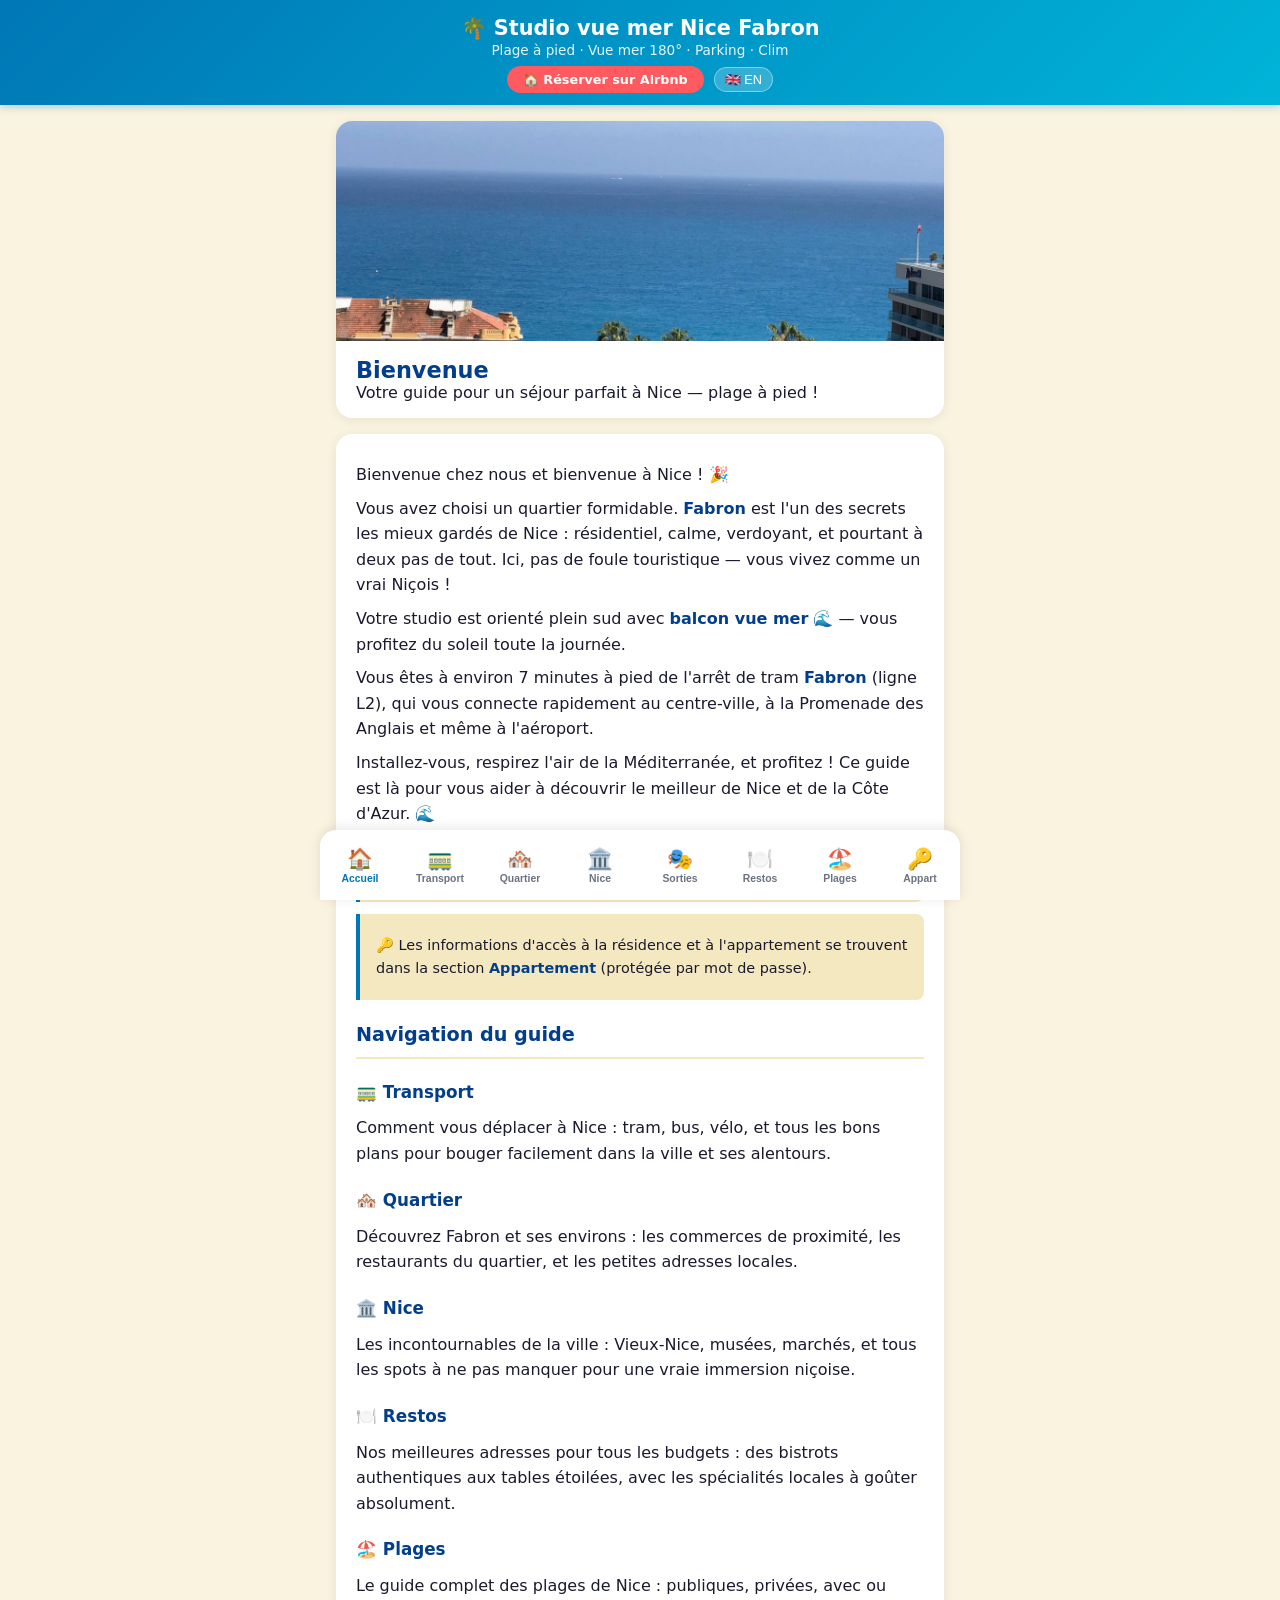
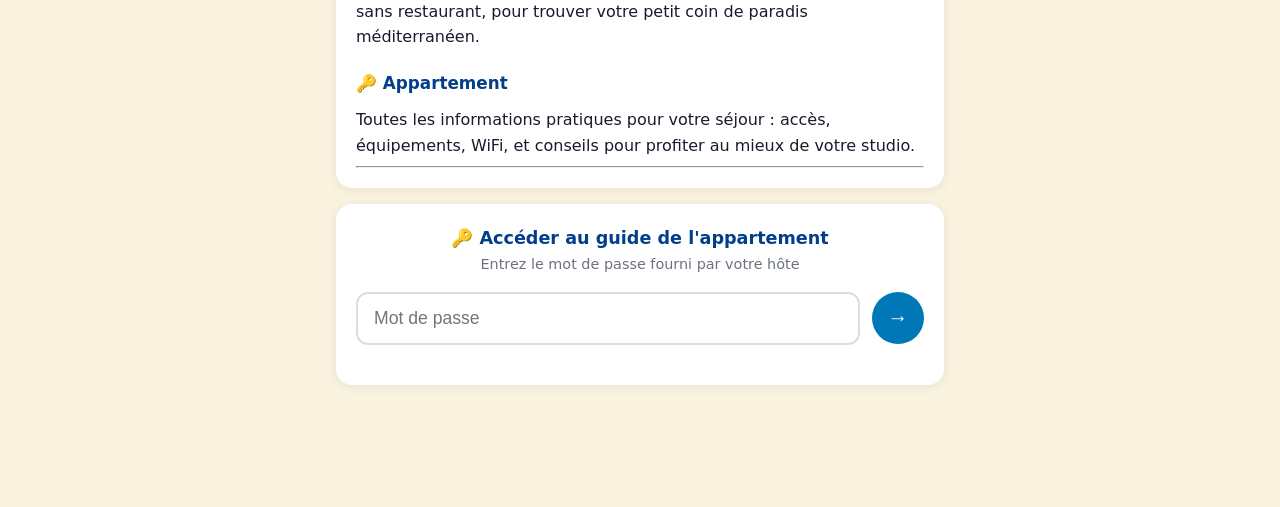
<file: index.html>
<!DOCTYPE html>
<html lang="fr">
<head>
  <meta charset="UTF-8">
  <meta name="viewport" content="width=device-width, initial-scale=1.0, viewport-fit=cover">
  <meta name="theme-color" content="#0077b6">
  <meta name="apple-mobile-web-app-capable" content="yes">
  <meta name="apple-mobile-web-app-status-bar-style" content="black-translucent">
  <title>Studio vue mer 180° à Nice Fabron — Plage à pied, parking, clim</title>
  <meta name="description" content="Studio tout équipé avec vue mer panoramique 180° à Nice Fabron. Plage à pied, tram L2, parking gratuit, climatisation. Quartier calme, Côte d'Azur.">
  <meta name="keywords" content="location vacances Nice, studio vue mer, Fabron, plage à pied, Côte d'Azur, vacation rental Nice, sea view apartment, alquiler vacaciones Niza">
  <link rel="canonical" href="https://rjullien.github.io/fabron-site/">
  <!-- Open Graph (Facebook, WhatsApp, Telegram) -->
  <meta property="og:title" content="Studio vue mer 180° à Nice Fabron — Plage à pied">
  <meta property="og:description" content="Studio tout équipé avec vue mer panoramique. Plage à pied, tram, parking gratuit, clim. Quartier calme de Fabron, Nice Côte d'Azur.">
  <meta property="og:type" content="website">
  <meta property="og:url" content="https://rjullien.github.io/fabron-site/">
  <meta property="og:image" content="https://rjullien.github.io/fabron-site/images/vue-mer-balcon.jpg">
  <meta property="og:locale" content="fr_FR">
  <meta property="og:locale:alternate" content="en_US">
  <meta property="og:locale:alternate" content="es_ES">
  <!-- Twitter Card -->
  <meta name="twitter:card" content="summary_large_image">
  <meta name="twitter:title" content="Studio vue mer 180° à Nice Fabron — Plage à pied">
  <meta name="twitter:description" content="Studio tout équipé, vue mer panoramique, plage à pied. Fabron, Nice Côte d'Azur.">
  <meta name="twitter:image" content="https://rjullien.github.io/fabron-site/images/vue-mer-balcon.jpg">
  <!-- Schema.org JSON-LD -->
  <script type="application/ld+json">
  {
    "@context": "https://schema.org",
    "@type": "LodgingBusiness",
    "name": "Studio vue mer 180° Fabron Nice",
    "description": "Studio tout équipé avec vue mer panoramique 180° à Nice Fabron. Plage à pied, tram L2, parking gratuit, climatisation.",
    "url": "https://rjullien.github.io/fabron-site/",
    "image": "https://rjullien.github.io/fabron-site/images/vue-mer-balcon.jpg",
    "sameAs": "https://airbnb.com/h/fabron",
    "address": {
      "@type": "PostalAddress",
      "addressLocality": "Nice",
      "addressRegion": "Provence-Alpes-Côte d'Azur",
      "addressCountry": "FR"
    },
    "geo": {
      "@type": "GeoCoordinates",
      "latitude": 43.6867,
      "longitude": 7.2228
    },
    "amenityFeature": [
      { "@type": "LocationFeatureSpecification", "name": "Vue mer panoramique 180°", "value": true },
      { "@type": "LocationFeatureSpecification", "name": "Plage à pied", "value": true },
      { "@type": "LocationFeatureSpecification", "name": "Parking gratuit", "value": true },
      { "@type": "LocationFeatureSpecification", "name": "Climatisation", "value": true },
      { "@type": "LocationFeatureSpecification", "name": "Balcon vue mer", "value": true },
      { "@type": "LocationFeatureSpecification", "name": "Tramway L2 à proximité", "value": true }
    ],
    "potentialAction": {
      "@type": "ReserveAction",
      "target": "https://airbnb.com/h/fabron"
    }
  }
  </script>
  <link rel="manifest" href="manifest.json">
  <link rel="stylesheet" href="styles.css">
</head>
<body>
  <!-- Header -->
  <header class="app-header">
    <h1 data-fr="🌴 Studio vue mer Nice Fabron" data-en="🌴 Sea View Studio Nice Fabron" data-es="🌴 Estudio vista al mar Niza Fabron">🌴 Studio vue mer Nice Fabron</h1>
    <p class="subtitle" data-fr="Plage à pied · Vue mer 180° · Parking · Clim" data-en="Beach walking distance · 180° sea view · Parking · AC" data-es="Playa a pie · Vista al mar 180° · Parking · Aire acondicionado">Plage à pied · Vue mer 180° · Parking · Clim</p>
    <div class="header-actions">
      <a href="https://airbnb.com/h/fabron" target="_blank" rel="noopener" class="airbnb-btn" data-fr="🏠 Réserver sur Airbnb" data-en="🏠 Book on Airbnb" data-es="🏠 Reservar en Airbnb">🏠 Réserver sur Airbnb</a>
      <button id="lang-toggle" class="lang-btn" onclick="toggleLang()">🇬🇧 EN</button>
    </div>
  </header>

  <!-- Pages -->
  <main id="content">
    <!-- Home -->
    <section id="page-home" class="page active">
      <div class="hero-card">
        <img src="images/vue-mer-balcon.jpg" alt="Vue mer panoramique depuis le balcon" class="hero-image">
        <div class="hero-info">
          <h2 data-fr="Bienvenue" data-en="Welcome" data-es="Bienvenidos">Bienvenue</h2>
          <p class="subtitle" data-fr="Votre guide pour un séjour parfait à Nice — plage à pied !" data-en="Your guide for a perfect stay in Nice — beach within walking distance!" data-es="Su guía para una estancia perfecta en Niza — ¡playa a pie!">Votre guide pour un séjour parfait à Nice — plage à pied !</p>
        </div>
      </div>
      <div id="welcome-content" class="content-area"></div>
      <!-- PIN unlock -->
      <div id="pin-section" class="pin-card">
        <h3 data-fr="🔑 Accéder au guide de l'appartement" data-en="🔑 Access apartment guide" data-es="🔑 Acceder a la guía del apartamento">🔑 Accéder au guide de l'appartement</h3>
        <p data-fr="Entrez le mot de passe fourni par votre hôte" data-en="Enter the password provided by your host" data-es="Introduzcan la contraseña proporcionada por su anfitrión">Entrez le mot de passe fourni par votre hôte</p>
        <div class="pin-input">
          <input type="password" id="pin-field" class="pin-text" placeholder="Mot de passe" onkeydown="if(event.key==='Enter')pinSubmit()">
          <button class="pin-submit-btn" onclick="pinSubmit()">→</button>
        </div>
        <p id="pin-error" class="pin-error hidden" data-fr="Mot de passe incorrect" data-en="Incorrect password" data-es="Contraseña incorrecta">Mot de passe incorrect</p>
        <div id="pin-success" class="hidden">
          <p class="pin-ok">✅</p>
        </div>
      </div>
    </section>

    <!-- Transports -->
    <section id="page-transports" class="page">
      <div id="transports-content" class="content-area"></div>
    </section>

    <!-- Quartier -->
    <section id="page-quartier" class="page">
      <div id="quartier-content" class="content-area"></div>
    </section>

    <!-- Nice -->
    <section id="page-nice" class="page">
      <div id="nice-content" class="content-area"></div>
    </section>

    <!-- Événements -->
    <section id="page-evenements" class="page">
      <div id="evenements-content" class="content-area"></div>
    </section>

    <!-- Restaurants -->
    <section id="page-restaurants" class="page">
      <div id="restaurants-content" class="content-area"></div>
    </section>

    <!-- Plages -->
    <section id="page-plages" class="page">
      <div id="plages-content" class="content-area"></div>
    </section>

    <!-- Apartment (locked) -->
    <section id="page-apartment" class="page">
      <div id="apartment-locked" class="locked-msg">
        <div class="lock-icon">🔒</div>
        <p data-fr="Entrez le mot de passe sur la page d'accueil pour débloquer" data-en="Enter password on home page to unlock" data-es="Introduzcan la contraseña en la página de inicio para desbloquear">Entrez le mot de passe sur la page d'accueil pour débloquer</p>
      </div>
      <!-- Apartment sub-tabs -->
      <div id="apt-subtabs" class="apt-subtabs hidden">
        <button class="apt-tab active" onclick="showAptTab('checkin')" data-apt="checkin">
          <span data-fr="Check-in / Check-out" data-en="Check-in / Check-out" data-es="Check-in / Check-out">Check-in / Check-out</span>
        </button>
        <button class="apt-tab" onclick="showAptTab('description')" data-apt="description">
          <span data-fr="L'appartement" data-en="The apartment" data-es="El apartamento">L'appartement</span>
        </button>
      </div>
      <div id="apt-checkin" class="apt-section"></div>
      <div id="apt-description" class="apt-section hidden"></div>
    </section>
  </main>

  <!-- Tab bar -->
  <nav class="tab-bar">
    <button class="tab active" onclick="showPage('home')" data-page="home">
      <span class="tab-icon">🏠</span>
      <span class="tab-label" data-fr="Accueil" data-en="Home" data-es="Inicio">Accueil</span>
    </button>
    <button class="tab" onclick="showPage('transports')" data-page="transports">
      <span class="tab-icon">🚃</span>
      <span class="tab-label" data-fr="Transport" data-en="Transport" data-es="Transporte">Transport</span>
    </button>
    <button class="tab" onclick="showPage('quartier')" data-page="quartier">
      <span class="tab-icon">🏘️</span>
      <span class="tab-label" data-fr="Quartier" data-en="Area" data-es="Barrio">Quartier</span>
    </button>
    <button class="tab" onclick="showPage('nice')" data-page="nice">
      <span class="tab-icon">🏛️</span>
      <span class="tab-label">Nice</span>
    </button>
    <button class="tab" onclick="showPage('evenements')" data-page="evenements">
      <span class="tab-icon">🎭</span>
      <span class="tab-label" data-fr="Sorties" data-en="Events" data-es="Planes">Sorties</span>
    </button>
    <button class="tab" onclick="showPage('restaurants')" data-page="restaurants">
      <span class="tab-icon">🍽️</span>
      <span class="tab-label" data-fr="Restos" data-en="Dining" data-es="Restos">Restos</span>
    </button>
    <button class="tab" onclick="showPage('plages')" data-page="plages">
      <span class="tab-icon">🏖️</span>
      <span class="tab-label" data-fr="Plages" data-en="Beaches" data-es="Playas">Plages</span>
    </button>
    <button class="tab" onclick="showPage('apartment')" data-page="apartment">
      <span class="tab-icon">🔑</span>
      <span class="tab-label" data-fr="Appart" data-en="Apt" data-es="Piso">Appart</span>
    </button>
  </nav>

  <script>
    const ENCRYPTED_PRIVATE = "qFmLNxATFJ/OprhYedMnvxYS6Lh8I4iyhb1w65mWeehTbp8v+SU8Quo1fWtR38G0uKdD3y8ypboyCIUPARiercB8HRcF87YdpzczXKEHK1YkRmzhUIPJNu99jXDt1dolt0SnhxFO+gUMpW+G9tkFWpOr/gjC2aCgWdYZqSqQ/JUn6IkfdDPlviuvGYLTn5oWxNxruZDUZota8DiRyIEjGxDxhf3s+COTltrxuNwlBYz6I1u2Bpkem6o+GZV0tmuqPwDNzpEEhQNIDowXjkR8zjXbljPfq4CDm8WlF9kXZTyUd9OGMqmyMon04/l1LJghoPykBYuLZdfgTmvcG/o1RBupXe8oKeOhkFzaDwlb88mhc3Cy06M+3s7RrxVcUWmpjo1hxJ1R5AIuOJci6QAXDp5DQJnsJDapqNZwXXUi7UEzCazSJr271kbwQciaTzjsv+iZ+xSepE/v/pPo4oatT2xGy4W2W3+97N9Oqx4trDfPp0ZsnGNnSysNh5KjJzm7WKMY+QKOE/vz2cJbr5nsTtngpz1j89n8LDhBtrm6/6kXLVhCadpOP2GmEnieguGzFmmYxPQQwtTipzjhVV4rPVRgI8b+9/aBjowV3FrFytNd2uzES34iaZygsr2oN8JRJCdVS4GFSJY1AHNbKf0W9KEPx527lPmuM981IahGSCV4Vj527/OhYwQD3ljd+GWHLsEyNHU7/l8BIC+/T+4ExHb1Cs/jp9q8WNRzYCvMzxf53W6mnbv4nxiRMm4oNpOBCiGhizQaz3N77iX4YMRudOlVxKzOMxPtMNFcdswdSe/A+h35jtcOw/PzPAQMNFeLIuzJCRlK/TlWCX2EHbfoCb7JOnydT7umuG2Czqgyp8w1tzR7JS5eDLZmBOfxgKgQ6uZre4262/26cQJDW+iZFjsSaOxK9syoHfJh3sWcZXsUTZVxLonB1NiJZlBE1/lstBgD5RuE4RRCkyrhG/XJmSA/qvK/VWVRWHlHNxSOyHNMA5meOog/wxCFu45pLtQTiEUkQVKO+ZWEtqn3/QOqsjumbtAl3lUEnEpHYRYMwW2C1RQ+yyImIG3diw8VtBdgXGzVBJl1azK7BMhbD2JWbCBPEA1R+IDZO8KxQnY0C1gHg+KD4KAYZBwcACgaZtF/rCJlvcdb4hmmiSE8glcg9UhEiGCUmGPCsW23aYpdUQT/o3XeLGy+vNXBnZJLfySoQbniQwqtdrI1C5i/GObsuJMSs1nhol6kT98+P/2mJcOQLJnw5M22pBIlbhta13WsK5snSpk5lYIi/9SGphjhy974Lgjmvda2YaZl5z2iu2hFU6yBvlTw3OkJAQB9stj4IzfmAZtlGaaCYG9ivihCpbEoNfjxle0nj73AcI/hkwHrWAr59wTAMw8CPIdtD9/DsYpgFitPGwQM8iew77+VYX7/JajU6fm1RwSnsBKUfX9n2fmRZ1LvQxTo7qWUa+CTROqsX0X0YIKNfiS4Kmrk6zKnztJZ+U7s6UDRiVtYaKj/vd5JbGJSBMe6KPGXIUp4/tDPCRyWsVy20TP6XaxTEgwen+QVtAr8XaiiYqToT9BHhcd6i6gvbKCFVf0LuOap4IuIStQMEGEaw3CZ8v7jmdxZEW+f4fbio1vvJnjprNvJZR9DUSO/xnu2rggDZjU0YsezR1/AyD/cRnhLZ3jCGxAR30Qzt6uNZTQ231+QmlMLWKFPzrBquZKzes/pmIO7G9JnTwX68PEgq5vKYMwq9De92/g2o0g8MBfHtrXfxTE7GDM9xL66ZJvahoqTZ58EEuSOynXIEc/[base64]/cUdAugH+rsPYvsWyAeY2xctyMDrr+EkB77jyoe6jCbIEr2sxSTpt5g28SkZ9Wxb+v7jZEa50p/7PINZAfCjpzFYTysHw1+vEuOH7IDmh/h+0DDZl3uLISk/W/u67/Wac3Ro9yWQ5p3tj4i4jCnXV8NxaLMp8/ZDD9aepDJdqfxnEkKO51OyjeuJ0gyM4s7L0iCkQlyBPWlxT5HgWD17EVQXoauuGPYIYtnhT6R0bzjWNp/+Gxbx3gGTfKFteAB3s5ra9Bz76HhQv+IomrS7zpDsp9pyjGYLU+WaamQNzg1JR0ccGqaU3slScKJwrpj8P6xfqGPgXgDDdrt61Xq0XLPMcrodzbv6svczYugGwnRZRV759LRxZyfbaa6M6aTJLst4l/kTHLmVi75RGualdl+KNpJg/ecRYR9H+4Yt7yQIoSiXg2Mb2dPh6TaVBKgsIQbM92SHnOsKA7/0/XrzjC9SE74GqCoAOMM15e64poJkliikbSWAHbCSntiqzQjgGhz7pFfSSOpAcblWghymtD/BDtj+08fHvj6iD9eNFmBCW1K85b1lWOG75CUG4VW9tvT6EApGDN8VK7QDf61G3U1ODDLfjxqz90m6wQuN5X+fs8mcKjInv7BqnRahiEuFe4rovw6EHUhKgUWUMdU9OvP+pc3MWQnWL8AoTwSrm05XdqprxxJAcbOFL7fl5KtFCnIv0keUJRCE3eJ/2eY5ZsssaKwLlRD2DCI81hr2IrmzPkZtzuDZZvcX1MTrvykuBvZApyqx0TrXVMgcEad4/xe/elv4Tv7Lfp5R5OYHV9ldR5tSL3bQeIh6mFtYvzluzr5vdYhYUtEjf/DKY2vEN3kObot7sIApmnNf5rPCLHXdKRW1PxMDf6eJxsP9euvQk1VZ68l3Rp2cUJuz+Bb+BuYmYedYn03DhyAXYDm9P5boBwB+3TrExDlMv1ZKq6IAJLxJIq0siNVtwxhuXaLnHr3z+zYoJ51xphELOu63K2w/1sR4PjISZ5gPmtjoK9aO2pnbJTWP8RybnB4GGXT+voiT1EyGsA/Cz4bLUXhe+FwlR3/OkoG7iXD0PI7AbPEmvzgLrNKXQ5GnGVbDrj+T8yNUjrhKnYJRHqh86E7eLAheqDwSvVn9tySQVAvpTqNhDZ2+aHuJLZ7kTneTQYlPeyrrc7tbuSxd7iMV7v0KHCdYR/XlxN84M72KQ58Sh5ZJw67KpnXwhng9FeJ76C3KSSLsIKK8v6v9LDuWlQUmXVJwsmzWEYE9CNeGy4Ny0aThb+SxIKxPf7qpiBQmRPmlhzzMelLMo9vnS6BDLBNlq30FZIPLvATfB/ohA8l7zIU5FNQbYMo0I5BGraBSe6sMokObjiPL2+WZGS8W8qD6BfBda7ROqNhvKaROvmK4vNd/ZXwovdsfacv0O/xIi8UlIIsufHjpSt3W3aM+KBosVaIMaCZdSN7pttP9xYWsUo4aNt6Sx2nyyfPFJqS4hDF9ogfEggGXiEqO3AZ6WBtYf7mz8E2W0GUxdE+BArR/q4/bi+qOCAOkcvq4PdOz93s18rWS5jhBhrQoNbCsn6zV+Yv6P4y5s/[base64]/hKNhAsL+odF3Z353oncOScMYowa5xpEOEty+uwHEABHJqwDdlnO4ZsyIFUD3fAR6IoAMsZ3erks+BxxbLzL2S3RoZrW1r2I9SxyTSB5dviCwGGFRD8qoQ+2VAybsVZWRaOlxJITB7gD4dFxvxmYDQfDV+xrXunWEQqhxd60HBq33W/iuaepPq5FQw2zegz9rmJ73mJ1Zr8xpvB5IRip72lHbhOrZY7j9PV4iPJVev6lOuIXed9fd1NhuFdv4Bxc7KZZdWi3Aw9wMfNm1rp6SZhquBRtr65vFj0cmu6UJ3doCzcU18qe5UxmLkyrJQNGiUGHDgJcFTWg8p4QK0qu7wbRVPfoJcgIkzzwq6Z5wwS9R1q9ulO/iqhPwO9+2WkVkTb6oddTFFW9qRmHPtxiyCpw/AwBduM4b0/3wk8AhLRy3/qh0xAJJG4vdDAORs6s0cz8FnLsYzF2Q9YsD+BYU0mON9KmreaPcSIkXjejshLWX/RV1f4WOYqYnuAxJWFvf7FDorsAS2dKHI7GCCaQHXpBqdmIcqXGxVNoa0i11Ah5TJLnLkava1MgB1HSZLoA/ff6NQ5WEZ3e74ZaiMqWVY+LehvL1HoazpY7mjpR3k8UV0q7U+PNCGe529e0r5LuT0yWLeYARjbbobY3B9Wul/oQ/OoudQD8cxmoYm8tISYAY6KtQRvpt/G3VCGZjPjcOI28VETKk30Z0Bj1eFtwZtfrPvB0EOJLAL5p94sh3LMQ/[base64]/+OxHBHgMaU+6o2eVi8DCmnO97Btj+KHzHL4MCmRSVuIe/xaUJdLfwOZ0K4V5hI2T/r94GvYtcbpi+UN8dDSYx/B6AgGaRQ9ZMh/Us6oe4FqXVNNYZBc/[base64]/DpJJvZ8do6ZC+qUqA1K59hsAXJ/P/dHzxqzDRk0ABQQWAB1umqqmlOdVIJw+8eqoxVLbtGKfELFVvXRX5hywrwdu+KOcq8U4CBJRKdbltsUMbJIDV5XvDdiMtEtKmb8CstltkMfZ7U0iJof5U7yuMii8KEvU/iooy+Nkf659LT11hpUQFw+PTTr9P4l2xAtkiWm2dadBcxxYsyTKmVDiLAgHlHzyz5x/gyt+IaVYLCrSCi6Yr/PkMaNykYfUNcEP3x6IHZk9RIm+a44FI+wkNgdko2tGt4pVM22+S5aCHFg6/CkzCbfQvDb313BnBe8Zrfn2Jn6wFwv3BWjTTDBYYKJOvhgazwgXPI/NbPd29gq0UjUXGVOE0WwGiAEtYmy9ixAv0VFK2/BndZyZpFwVLJQzIjxtZ3WsWdQqFFBsVIuwR4wRQsWDQJ4Qe6f8d+FAQfU4vj9YJV9lzBfazhwL3PA8SPgfFaHU3tx48PLWOonOy+awjScAhaUUlWGJ4eZ3T9pTNSKHpqV5jt+OLCpoT4KERyfS1XNfchKPrDnp8LOtvpWucEAqQU7MTAiBt/wcz2hX11jl3gud0H8YBwpqPVv/jobQhzib9mvfTcY4qjKq1vv4JjeVZKrQujxUThM37kREQu/O+BvDk7oP0aAFZRPQrr0Kp/alAKLnepZb3V0K3B9bD0apmWgLhNW/+GQ7Qr+FNVC11prHZx7HbAm0duchoWKjMTtugfyHiFh+LZSjykG8nRWTNGQFqN2onIZPlSb7/TcRk3DON5D4BVLnP1s+aacxAlvsfapk7+m1rU0OJ8nFLm0FCozwEbX2ExBXX7SF4XwdQNUzBu89IXwBy8wagOK5nohX0VRI9ZmU+GRDbO+rDmjC9XZP3R142WSm8d1Yr7tq6udPZrIBMl5TmOXsjBm9PwpT9Z0ChGRuJM0JTkhWYHyt0/xrX/7hbc9EZ3dP4iJ/H0QJwHbosY47B6nPGzQaoxxTB6VYsFbDUAPwyvG9LHqvGw+MnlOgq7Dg8QEMn2g3q2hZDX43nInLT0WubUItlfW0rvtS93vOtjNiqJgq8L0a+2NBivVKIZ0lXSDrzsu8usqB+Ggf9CsgIMzbJVS7Bp8twrp0hTFDoTDAehGRhiZHpi1E/uT5Jv3RVx5YUfkq70PlCJo8NliacgZP8jCTn6hlJ8EO7nSLiQ7ic0ZMBUl7iQnvDSEkg7TqBcp1Mz7/tA/bl1GN3m4BAa/DjMWPoqkbQKjPDHoaNIQAi/e6mZ8Eo4scL8syayJXSM3M/hgUdKzKvZaoG5JnyxU2vhukqNYRdmSw7djiLg1S5ouX5CIfPPH8t69+HYUaY9aZJ22mCNCnoGpA0zkesb7/zm0bQOQadZznVCO1//0MehcZ76tw9DKEqmFTDp4ULMO2mb+S0TJ4ztA0qiqxtpTgALLcNUyfL2li5aLPZe4KQoUfJXcKxMwYapdaUMNJMGa7TezJbVoothn+BsK/6JrRJZWqtqcbAm4hfDeuqhmENp6mf7m+R/RM7rnfQK86R6ys2/7NvceP0ZsWEh9nwbTXSi8dXfKhK/GgOqYUh2H3l4IISC+cH0e9Ja9Q7EO20y+0ipOUZs4xTa8n+VzI3p56lEX/GUUFgKObVs/++v9OT+m2Hfz3xctdtgDGLceqDBfiYyWtF4H7LRyFplb+dgQRdrJXqxV5XM7dXNBzHXeIKcguE0EcB4o+pNmRiUW0JCDL1eqZAADiYogVWOGBW86R6ykusck4shOPk4Whyyrz+bxfChAfGZ1xhyfRYZrpK4eObJ8LlfmMO5aCiB0fdje/7YOxbVc12rwCP9zmrEQO+Nvh52DY1Tm7pf3z5A4uH8MCJIBnfqcmxx8U/qN1jW+8bQuCiNDICKUvI7vK4xkmWL9Pky2Zz9wXLmOl1wvlT5RRBaTLNCcd0/IByC7JlwO/[base64]/gtuw+TwH1Aur9R7lPz783I7700bGO70vNoKSgKvyz+aHzNa59ZCX0cvyB2GsoeV/8fOVYwpYwt0HQk8M1HsmZo50oXhwe4YwtWk6ynEQY+8w85l8H0Fadij/hWx7hkuwQCtvP8wBpiqrKDJqYygOiLDaQmE7ne2/e5FWYKAOmdw0w3ROKWy1FYiGafOlqFSAlXNp+h/Nz6+zTKSaJYo6xaOvJd7HFXaZK6C5ZSreYG15eTwj8ETKzDvGHAzIJbUY2U16vSUzLFYbDpXpiBVdlBX8+poDVJ+BXzZP1o/[base64]/ZOeCQwoUGhFitnzfTW0Bxaxu/ZcZMElTvRpxjaEewmmLIItUYO3veO8Gj4ILbKmva4bpqy7olydxR9ku/rqfwh6ylxnKRHrX/lTG+4xmNkiN+IWU1UL8ncAzvavKpUQfDpWaUbJR9DtTvsvdAJjGLLufNIqAJ/ef5erJBeWc027hfJf12u8OD36It0Fw7chIoKSX4MYAD7USLF6Rsr8jY0r9Cy0qCfQG70lpw8prKHgaTcGBfJSwD7GHg/jw1GqGPs6aaoGG0xTl5H/T5tF7a3F+6fdUaEDQ+ETPZxyi7rCs2JGP8mEdKKGn2C9xXtt+dgDZ60aFjQRrpe3czjwpv/bd4YusfHEyWn4BtaQEeYUtvimhvULW0Uef9nPd9rq6ONowfCYgFop0GM3BpZ3BQCAA99SFPk0Q3067AYqArCMdj/Slkt/c/WENi9krnMyndfljGvuI73XzXZbBxOHqZq1vBT3GKelGbL9k0zbsYm6osXJOZ7B/Upaaa54bQINZqvDv6uQnxxj9uPuvrjSktdEBVHN8wfCYWWb6v7vYR8tRCNIY6A7YxZ/6+QMY9Bc0ijt5aIG19Qtfr4N8TZUn55AH6n7q5FU2FxWxTPxsFFfAC2s8Q/aUVbTSVxLC7U5aaXGmYSUHghCr0Q0ZBVIIjbx4piHP6AFOcqcYOVvmjVN9eDCwBKyGlXa38cPQvXNEiNnt3zdfN2Quqt1y3OTy49DjrkF7S9o59isjjnWHr0otfjmowQrVYa4PlkBZ219BypS0qRq+N6Mf8cl7TX3bHJUkjQL1pdESNY1ZM+Sbj8uSfRLpXTswv1/2lETM9T82c8mR67pQfS6SXRWzZP8T0JrNbLabI6vpkGB+ZZqbyZd+Z4L8khrAM6uST9fwMh+shHKTn2WDOtxGwYLEB3Ud0qhZ1HfpT/RtqLdIfgOuj2jwryqbsYH2PUdNk4Mks6GHdpxYgtwZe52KEZ1MC+hvOAVDstqEymrYZEPixLkekQXguucfLLBvDtB5Zv43urtm1VIFVdp4McB2QYg1jsDwc6phzOGYBhxphcFWl5jbMia/4ZXFBvvI60twEa9B99matJV7fbf/ZBycK/udK/Jj/eCQ1o8vyuh3VNkM41ctDGR+Cz+HCDHEZf1bsybtZuDBkPw9AOYLCNAZxFpMryMa9bZgPsvHdqujTv4abjfBYfv52pK4uNZRl8e2LajU2aRo0Cr+OqFOK/D4OXb6jRiy/l3RINvYPYKhjvJiGLYzaFE5OY17WrSA65qp5aGLpa2ezGiePxuIrXBU00j2AbOzlKv9SSo/IfrVWuD1J4SwkFZJXellKgqM7NGC1KzCq/cpkpmWNzjeeATR7NsgEqdLIP1PA5y0SzhUV+D+56axFEiqVX7m/rHl/udHDXe9lA1Bg0CxTF+Wgvlp564QA9pdL09FPEf4nOu6tmgS8WZoZPRZtOFzc8vYtTh8oNZoSdT068hGQ3YjzaajO4a2f4m3ZNiNNqUdyYMXWZAd1ChwJFpbFbHA1xRGHO8jmLelAnSvi2qMzDtrmtnBuD9MlfqJ5QPxpiT8hdTHavg3FUsSBPESkocD/O7PWjZIBlh48Rr8v8HQilqjIT+5+yuA7jFMbgYhDfWML9hvCcaFK0p4a9ZnSvvpzNzWFMM7VaHYcnd14R9egbVISBsvwYz3+ispf5aHGi6MWlIsBMVhdHs37QIPx3rZ5/[base64]/md0rdCXZrNBLcO+HOrDfpl34nNzMnT/WBUM0JUI3NgaALR1PVhrSep5QUI4KRoijXCpWFPYLr39UsDsWeeXPi+fqbKaV0TMbuux40vQxz2TWL7v1t1v64ts+TMuN7K5Wh8rLzHj7MhJU3kecaY0N7eOFg0uO+4AoxTMrJjFTfmCKKOd9L6+6AeEWT1sWH0/qtMGPZmN5RcvG3AeRatSczxCyBy/+oWBUcDwZs26OI291aHkqcnJXgzIt1HuHCisQ6lpBUJCTSVNFtNHTUi49/bTFyUo4FGaA52mEYmtflS5odY9JzzIg2XMJX+IVrpZ6aa2/yqqhfw8WRjMfCoB5QMi4GoykEUwJEin/FHjkoE+yRv6Fd+AR7+xEUn61dGRXxB+iBECrvz/I+gygV/Sw7+8IeKcVRFx5WeD6Qycqp551m9tsfi8dcfxZVQRtKrzSi7z+nB9ZPkQ/mB4rAW/AhAR/jZeCuAe4UElW6N3hgkJj6mJiWTFO1EqmA2xl4r3iN4/zDfVhVMC7SlUdcuER0043KJ92wzqFOuFBPdEj0zQyNp9sWnk7TZf/cNQrVupTW9ezidfkjuheV5skOnOpt+TbfbDpzs6jbsZWIIZ0YE3tELE+DvJEiLQ3QiCv3HljYhY9+0wBHQqaAizZzTUX/[base64]/6aGOd17udUyk+2lMajY/sOI6KN2KmiBtzHa7TG+hQ9I/UL5c6FP3gx98d2GX9ou8eL7a21IcbtddHG/chGNo/je5qEz9urHUo4A9xy0jQz37m1xrR951XnT63eZ+qApFEILW0vyNbuUkPgWNIAF/+siY+TvhcNJOqL1rY5pdMm+yRVMRqHAgIKJWxbcXWXPBnU9uViJOnBnbXGm3LeRPPuAlzhgPfdcAc+SwLrGrOTFXThE0mRQsqCVHygBOGCFpH/5+H0wxJFIDrL6UEkysayUmVq2yg3dyDw2ZSHERl3pJD0waYh/Pmo+XGZlC/a5Y32XmZBdwmUS3agQsoUAA8SupglKTLxPie4ElhA4uebpCsjKrjsTj8O8D39BiF/MEd8zx+xQrlD/qOlsfmm+TN/gdmcpu85LI5sU9xKQpvXwgKH4p4d+ENKxunxCYfkOdjyhcr/XGky5PRaYBEMy6jWgCsDCtI6sU3Q3kzFynttWLlXXTv2Y2LhS7szW4jFQGc3sHtPzbtmusvhbah8/1MxuLXX95CzAcTyJYhiC/yEhIurPh2Bc0z2o1yPw9PHQroEKHEVw4dWigkRkONuNQJ0ikqG8a31ZUOUWjfL8dtjMLjQaAzpcLSdzvgkT6Gvw0AeYcn+FzEoHu1RAuYB4O6zr1wvgqkEkuJgOTKsRhoOO3qJXBerykvdPy+JaBept/WJq4PjaIRVfLVdQ23FUroCi8gQlZDVAdeqD7WRDCMffUWJVazdHQO0SWw4Ph35YmwjplCwXovqY9E4UxCYy+G6y39JVyxKUfavudS7uD5PSl7sUpdxVIRitXn1Y9NBHSSfCo3HOgR43Z2Yw3TLC6c7NN9US/zYa77y5ee33g/TdhDNayks0ta1XVBVeI2skYlwpaX7u8AOtlhxpC10PMgSPIUCHkUea0ZRtZGe4CRMrgxr6P5O24WJRs1EOfnsTc35DoN1nn02xtHYc9+PiPzMbMITw4dsJkcUzeiBsbAP1F4m4WLnETboSr+QpjmeoV+6b+t4UZnFo4zIO7iFbod9plKbrA92/SaZ+tlaBhwTMp5tNWHgcX6jQy3RkgEUwgPKLAq2KNd9uYcj8SiGLq6MrwSyqDACHs5eR4gdn7juOqjlJD1ozcWClK7r+WFdhSyfabnvUI22C+c7hVm1JVZBD/q45U29aPLDgMMQSLzZsa5F6WT0/dTpmbvlKIjccEmwCOPNhcrb1X4CPNjQ2DvlTI0qdmZfxk5PAC8J8Q7uiD1yUYYv6PhDe/E84qV3NTaV3TQajSCbafqJlxMPQiIKRlWvDfAysgjupkwR5BTaUOPrC5hdOexSWIHXezjTJOuyJXdeMREBpgiIr/AUfbwgSkO1VKKtJZcSnjAuysK+q5//t1WOGjr4q2BNmRffnsUVIjpIuZDc+vnPNU5/5xoudsIjcC4h7xVKIjPm0quo4QQADILcdEX6b5tHPf9ybkzO+/sPx2uzEWeNk7oDsnrsRk7OtMYyHhujTqxd+EqOvYyqIjSy8d84IimZ3a3Gg7tubjaPVGYhv4BJqM73K70lPg52M0nLxyDaXN+i/qGA+aIME0QoD1pTIhmkTBe9pfPf45ZZEKFBYzFR0jXbZDLXDR/ZjgNSHerXrEUNkmVAzQq5ZvhVJ5/F8qEetq5vIliW2iQ5Hn/TcKHaJdXT5JsXJtigPVoQoln61E63/e6pgSc0BWtVdHkNtjYXDd7W0DyyZrDAKYgP/iGHVh9BNWpUhyK3Sf6kyDxFdVJuQe4G1Z4UK855ZsGup3qR6xxWheifBg+dmJHFKXIH4wcbAdyu+PJxDdxMM2EdfR0o7HkGhRIPb4dHhCV0F0U1WN4JFzT54tgfJZEfs2eD/EoBVx4GWSv5MWv458WnjKRNWzoXcCpir08i5o/p6z6QvWJGMcSHvVCqqxWzIQoKAQi6scmNg3PAADh9WzuBgbRfttGIfNz57jron+If1+drZvM40ZRPID3bUcFECFYtp218I+eXTiVNpLp5S8UvkSqN95jqX6GGBKKLqzIHCbrmkemtq/xHPEklzEh/buBhe/aEuZ2gyzZeluDuUw4Nf+jXR6PtG2d/q/7FAp/3OIOaw7ML5ZVExF9x3O+rnZ7E+xL9XgsbzPlDYO6MZm5u2ihNCZamxLBjnjDFxNsA/zs8WDl+nHEyWIOYg7GYR1O873iif5FU6HbI8Jk2ghGFoVCYp0RoZGeyPEmmQxG8LgyptFTcab4FiHPtvhPTC5pd1yMTKAXuIjh6OOK3KU7vlYUs6Tr5knYQh+zRh3odWWE1vOaSBfNIO/XU1e+FE+vuEZV1sevr8dy0tdgJFYH71GvRunxltqkeXjdjqh2IhwdB311tC+PmfPMIZEb5vT1sONYBlqZUNTqISLvQ4CkL8bliLriZNSHb/UHD+f7+x6nWAyPyGfMR2VzoKuVpNPGGsMFmOInNJrlor0X5aQ4CrgdXKxYYkbANRY36a8NheTEl9q5y2f05SsuXiI4NyR/[base64]/P1xxg6e48/z4/MOt3kGj0rq4eniW8e3azAoCOAHQ53kuVirn6iVaIn4zNZ4/paddueckAF3JembxBEZgx2kVwBcAypePWV/yCAeZdINps2a4cyz/yqHdHP178nAWCLgKXcfHwmrF9atpOpWAfW9+9WQxlwjacyW0LnYSHioHfZBOrX5lVceemseK+TN20BIXnYU221gmYyVaV4aPuCmGqZv0wIsYOj1nR0ftdvSbjx/hlA/vRXJ/bvgOIxmk+/p7TfdX8XXCLaFsNe3z+Ov/iVkwx8MTGHXdWSwLasnO4fl3fYAoocCC6VRDtWTRjLYy/KLtaOpVT4rX01Qmtz2Z9tzzY1FCduY/Q8xrcx8K+ro9vnKqALMzoCeDgeAQq53DFSLaYPcqxd4D/79aUJQ0NOdIVggQAgdQ65tT04GS7KG8JswQWss3lYCNmEpZ9v6/dg935/[base64]/CFRJS0Eq6b6bpruYn/T71SiptC2ev79LtBGBeVKqkOuM2LxZM9rfblfKCLKDZ6WgkPnvtDHjZ+xhp4NMon5Fmyvq/LBtA9+SI3JKYuGqxKtd/WgmhwdyLgx37GULANuwaBx8Loeg3n5uR2thazPFCM8BIkD9ntUWoNTiF2mDDuxmvmlDYDxw/iWgS+e3xw9mFELv2S6eTAPHbKU/VO9/cvnOPndodiIfhVmkM0cI3qlbApuGoxqsIEwqNh3L1q2A2qcQGK/HSjQO7DhUfSe3/8Nt30gf4cNEakYOQDSvpL9Zw6TLcQq8++UPnefU9Xk09GJ8Ea2denBc7kwRzsF1hynwyk49/pBgPA54Qzi7gmv0Rc1Qi0wCH8ZfFQLdI+I5kgqw+4jiAGtErJfFBKfLpEBXQ4M7I/4ICjGrajY81zBedc+gbJKARD/zYuE4neO47aM6mnCixD914qHsNwTuQG7C10PjfUqXxBgw3dfuWUvJxCuwPD29qyd0+p1LDhrhRPt8KU+oRVOUfrI5uo/L44HAYI/5Ne1qesdHKh9VnzaLKegvlDBqxaXpIFARncYzcfyPXYvGgNVUP2Dfrmq2NQ/hdQsXFT3kk9ltbB7Y0p6EiJH/[base64]/w2Klo45zAMnq/ar3j3PrmYtanMqHLf/[base64]/zKSzWmEBS09lNaadK8d1diY0yVYOb9jPfP5bze69MR84et9hM0/0LVf+HGuetHIMiKzwo6OboQsWcPpjNvbX3srkgDhU4VFUag29oXUWljFKhhXIM/SJ3FmFj/NxMS5k/p/jDNr/[base64]/wGa4IrkEeYShhfSKh5F5AAuCoiFBTNasFtgqKv/QMl7fc2Z9CPZ5hxlfOLC/J7lYvWXutHQXrSVsC8M9+bgAEYE8XJmlOaT9WXz9WE7WxTphO0bEP8Audm3Vf2uhuV/A5ViAOHI25pAX/2oQuQsAiMtrJ0C7eB606dAlyR6yMY3Olkzj5LaQuJUPV/PF9PszNfw5LqT9S7BtvO7x+0ob+/8LRCjZXtDw/55V7K2k2VAzzGxJvP+ZcBA3jIuFzbSmd1xfAbuzi55gFevVqOxrID6HL7RQMq8wtDnDtEUhG120MuLkKaiK2/YTXWDm8JykmtI/hvbRNpBR9FJfMje4t/mI27x1AzAePEbDZpGd+fd8DVt9iHU8DyHYi7QvUpe363kYRWWk4dtZ0Y1yFrydFjB3Rp32hfRhBK/9z0TvuY/dzykQ2mNocDlFKMvC8Jz7YZqkgKFkKl/x2rBeiMk5BhQg5A6OKxx218P5+HsXjYi0k7KdCHv/5smsg6esrbZx6YMjPIrB/SWaIumrOg/9mgJNQEM+exxqpxfvcM0qYSTeR55zVlfYv/8bx3Ndr7vMi+lV0RSr7HqkrbGTCDtS6p7N8a6AfA0uF3gTYJkooxL75nXkrJ/kosLnK96JHrdj+GxaqKu7C6hQ2pLGPFuPViQqpICJ4eK1hcyKMD18GycqsgTK7rUpX0Z+LC4zAH7aH8GgVGUZ8E1aVuVOGLPpE5jvJF3j+lxaTB3JtpRqZsnPBKKW1csroJtP4B1Nmhcyb94c2KJIIwtJ8n4/C3UMyMr5LIFa8srKQ8zB6rgyohqpjrrFc0CI2Va5gOvRc40T0k7LEjQlh4VCyWaVq7bUvxZswFKyL7M5czyKRr6q5jxD3SiWhPCfhYQFk48oohcZTkOtGyaYXexvWMUMS5laMdj9NScQwEcyOzqdHzduHwd2M53oVFMShtpIpXNdzO0Q0UtC17SOcommWB0z/qvm8MRElNNZgnuBf7oXFZvxmGvY1bsCV24/xk9cYWJxfNws2G1zO1d0ZIwTF7t0wgNBbUCT9HW9K2CIKPwiimJ5ZPpw/N1D7RAMroudpTn4s+9CUA6vh4PTLH8FPPnqn1lvXpzTO+nSJZx4Mdx9fZ+886WcsIFKm4uKnAuj027gKfua3INMe6semszDSNoN4GR9mRGeJJBm+qyZfpwMFzKXqY4EPyJGUWxW1xnJdhTdHI0o42Pc0rulqcYGbv+aL6C3/Z9/fwPM3q80oxmMqozz5oUCyKKyRD0KOcFAV5UEmre7nMCa47Njsfy+6E1z2IYN0upWD+GapkY9YTrsRP2QEeofHfF4LSqDFko+uWwcfA4Muyv0Z4n7NCNzx/0g/yi1BumGgeWpAbQjhpalb+4J/U/YukK5VZSANn2Jl0D2NDGg+fnCC7+LDA9BWlqCYRSXhK+bUe98aFPjeKuwN8ynbeIqnicLG/WHeS2AfKgX0tFJ6BD0ohUrIheIuFTgJy9dlaj5UxdIf/JrLX+BTQ+9LFYBLEry2yzkZQkFhrTvglPFI17CsSf4uAoix3rjkCvcFMp01hvGIXg0lz8cDUaqewfbAMt6lSAu/Xw5ghQkDsvVgGPA2NRC/kG5hqyK0hfS1VK+R9CRMbKjVgNeIsYAegj6DF7hzbsa68/qFoitFKJw8RpH9NrCTwT/ZgeVoNR9kS6y0Z9AjzewYbdsico2G11DuTz7s/mhBLwgsIUXH0D35xKEp/PYIL9T9bciE9EeJh3d794VwL7P0tv+oMfLgvL4jR3OAltNQEl8f0kNYDtjfZxuH/hy6d0avAy/LMjMX31inrFJrEB4JDjlyqOfPYbAk7/l6rkJj4cwXnUrWVPjE0RUWLb3f0vHq1OdD/8t1Vp/ubKGOGYOjQQ0UG0YIT2HJj5xUvT/UhBH7T7FxZbeBF3a4zkckmBB/EmT2OR8cW5WrmSTnrVsDpdJ9apxfVJFnXuXXkj5fBMqpVMtX1Gx9DRFW1gSdMfcv97CFSrLFFtRuoGwvzPCGDSY6a4YqKTRZ/fXXDv1Jxpqw9SU22L0teFQDrwRJ7Ust6tqH75V3hupzWaccJWJj9Eaorgz93Q5Gt93Dm0jLbQNmMNaLCsWqSZfryhsLsLth+yjeb1UoIoI1ThABDNWGG7FsvxNZ7fJQrOHJclMYkkRGBT3ZW2Vx/Dym3tmyjpv16okgCmCFXuNcPMn831FjO85li0DXljQpCpsJ/aOsWcqTFdVnHD0E12gVjcFOCLhPNMG/0CpThUn3u94qD5zx1Bv2tfkrJrConvh5Jdk6uruL5mtyk0JFHybvsg+lNPlaRbUr0vTbwazwMGV0BgpfOftQQb6ImHQK+2jaZRA2JwaVqYzPy5wgtl60vNpt38cPgr2GaZIlYvcUbm1wpKxjvU/fxHcA8rsgl47efWSfSf0x1KaQGzexhzhUqNewCc12+xTg7/HvyteupBlR7RgNIoaFn+Oc6ZvMza9FvUANqo+G/FpgnIpW5mjQLkWXoVbOI+uMs9ShQUDT7AiZVZtdBO2o/Fyo2wokDtZ3U/EQ7WSprxCM/DfU/lmxJCSDkTmFPo7XEIwsfk1zcZCp4ZH78hWrWMSHvTupFKfh80GbiO6jyVv1NcTEhS1NNjCFnLtm2hrY6qsFW40OyWl0dFTql0uAIYBbD0M2jZB+rheG7GlmV32ncGqjpy/nUgTklYktC1BiqHX5i4M+mDU9m7w7jFGLxvjBnIZ0QHvm6YpSrQu9cIDhdZRCxeXnyRqswNnU3l0YhYZXiOqfZRBrN2EX56XVJzxVh0WvIzn7bVZQjRLBNvK1q9l09lQ/SMFXtTOGkqZs4DhGrp0izE5HoBdWpWXN309XulebcnZbm/TrtN+mr7DXg0IJyCkiXroyW9Fc/kZLiqsNR1jxsy1Yjc8gXkgmKjw4N3DF/zNwdE3uqT9l1Z3w9hmmc/pj7etU65yvPiJg8DovHHGlewz9pccv9iyIJc9DrRQbgR+IIUJnCGR4s281BIJjvzOQwPrBy4F75WiDPk/b+kml62kCrz1Xg5xW0c7l3rI04E7q5LFeYI5WN3F5pmVN5GcZHATJhBq5Tbh/hgW9jjYSqk4hEodb/E6c+hrKXepbAxAevwvNHbVOwrjQA0dHGqrqD8VgWWImsTMqc73Gl1IAnpPK6RKf4g4kdaMhz6cyS5cQ6OqPfZE+FDgoqPJrEUne4zdvBSHtCcX1vXAdLMV4EQtVRr6od4KQI1sYuJ6XDPOq40tl0Il/96ZcV29htTdUtVwGF2CK/2iM7m/peeomUtMRiMHDd2ZG9ZAf7LVNwaOKRhULImrXgxWXEJj3jtgjHNYBvlt+gozRPps7cDoCht0kiDwpI6QhgRkXJHZudvyNv6U2YuA/CvqNyIpsPzWXkSrAfXOsvNY41CQ2CG+AMXkJ9Le/PZ6aZYaCKCCxkPvYL6sqCfoA1kaZSGhR1S7rGJhFu2J+QSBMkKrQDfnTokDqvB9QyyjjMsHQ9//rmRtkJDfEnlkZpOUJaIHm3pzv7R0SUaO8hHjs14k47+w98E4p4rJl9kILS+so2A7vYHO0mn6k0InubMMpYaBb6TtyIk0wLfpQeo3nIPn6hkmSpNK/al9gIfEl0yJLVX7u3giJ7xD4VbCfAgjOx2xBgrXYxL8vH9Fwc5ugWJtJFivJmm3w2RZ6EVB82Gtg/+hq/TATxZmZBQfOlkMFIfPuqsLdHrQEq4BNFtKN+209ho9flpor3wj9wNn63WMeZYrLXQXl7ljhw44RMO6ci7cVzthMvfbwf9lc11YV5Q/q3aI0iSBKmc/ERgDtA1gRbf3u4KUboSJr62d1dw6Uu5SteALLSG8ee3rgsorczWp2u0GM2PRoCvwQOB+UdBtUvpwwj9FgdnolNY/JF7gV+DzQ9YpWdsZslzc9afo3gLv98XxJ9MUjeKuBmZ3/K22UgNUV2BiyqTHt/HWYmaNXdS9TdtjsTvwFBRCGOhNkDO9ry6PARspjDP+EpWqvILigryUfpXHFIZ+84wvwxuBiJBI9ikOUdd48G/PdoKTt7lo7Ni0TTKHcJsxMS37c7+65HNfP5q8knzy/UPYXjtDNoM5xGKuw0lsMvSNko7kHS/DVCJyU5vZgC+ec7QiJBoQFljj3MQmxUiVXRFK9AEaKGghSg0anOMrVQKhydIPpyQb/cFOAF2C2e6D0KdBh1/aUfQjmooePauMejmvQQQXdbccXJrX7dD/afs4G+T0G4He3OZiGCuttyId6thydxp22QhLe4DH1utGAjYQH8xy/qmfaUvMW4o1ElR57wCFIz8gMMvexFK6QW38kkf9oJ27USYcUmnBlaqNR5u1XrZj2KMEwBwm64+nD8LovZ8Xwa0RoZqbhRHHEwBTkToR6jtF6STfRDYLMMqtlJNxnA07T/rL1S9gfgfhPmn4YZy8wwJW7Jrc/By/qgvQ0y+G2/MmWHv9qFfYzIVJkcrt3B107qv5OvmY3cwogeFCc53bMsAJEf+2297T2Y9WA9Rb5ulx7OIk3VHIQsKADENHJdOUSQb41KlSW8NKoct6/vfLlvmfJh9c7s0KDa5MVdRdgAHu76N4plFSbNgZF+/kFfotAGZlxnqulrcyVKDNT9s69tEtBv2srHVlVYAds8KSZOJIvqhGAuMSwrh2gib7klJ8QjwL3GCbMULeHrhoMHeXZwB+1FbG6zU8Ap38jDJJgliIwa0ByXGIM1HtA7NR4w9U0Z8kyQULjQLTtaS8ZGOEbisUKBZ4tf4pTVe6oaaY0bEQSFfNd/WevW1RrqqxNMfaqTWHll/L2GLxvF+IyhTNHAZNj60CFAHP9RyvzrbSRXgYeYxW8oTaooFGDmZ+icyJBlTgm5DE+W9x5cVLOzhZMZglZhkDX+KHlaXu7qFGEp3/7SFjPfOFfjqjUQ61INPutsyAFNqAB2Vyt/sG9h3M4IBTBYtMFxfdCWt7Flx7QMGw3JRh5Gl0mPMpumbQcvrnrsnhNuKLNtgylEeIWdNkh/xDp7jpvkcsKcocyBQNnfeD+CvXUC42ctSoOKFIgVCkLBBfsCrNnGJzYtcShWsZonENzzOhyRqHGL5OZRji1BMyxHbpNoNbsPzKa1na6ZXo0muSP+WNaOgfD4H4q1W+HoKkesa8rjtAqpPg38N5VWjYnFTQLyw3QLY9SXwsaTQTVkHfJXldQv18tOXpeP/4u+EcXVJWX1ZjtNADXpfAlAL3Ylii9yJKn5od1C7Y/zKdmMiy9v2IJplBSgkipftREt20IAQB+QZ2a8BjINF5FFHaQDv/1S9L6TLlTh9f3Ykwhrz/01wmETRMy5cv87zdfP+eUtp3BFnXVK+kyp5i2237pPc9VABYAepgqGfNexQkktqvsfGm85XVdTS3wbgyTpzjU5RU8gcN5/EQoS7zvp6z7h9XA2Ii000ky09551+Avixx3NPcziS1VpQusAsupdckjvpSLawKzUlXT1yqY7H/[base64]/cXu78bJ2adxcva0Z7+v3numTAUdC5bB5Q9LSBgfpISQlg6TJg5kEX2zrlD4Au6q1JjBM8hFL9flq+xwaga5sc/EyPIU+y4yH1r0kSKvYkAd5+Lx/[base64]/tf9O06TRciv49UlbP3ANSm02MAy+GNvzTBFRMHt4fpCopg6BlylMlfpBKaDKCAiwmn9reaL60Xqv3mhiptpDOuQLRg7SEXBIN0Nja7gzJOze08McSvUBfr57KGNZP5F5kTQxilD0VraR8WKozcQL4ZxfmCAFF4vUoXt7xoJod4Jrg+Nl6H/SjNVBYrFKi1Sm4tn0a/zLfdmnTXUOKLei/Lfx7VT+srhwSv5DpqIBEpL64x/jQUIh6xrzsTmxq2sbbk0btVNZLj6tLkfZzWVzLWbphxyniX4A+jqYB/0XH7fNrLdHOaNzf76Z7hJnERBPg/dQzbOauAqSKdn+Hux++DZ4yAkDG3YhS+oRoc2PQkhXbAw10LH0ZkAFPaBiQUqz7ohe9XDIALts8hHl+n8/[base64]/2sToGZjQOHTSzXSj/O04zBJbXwkN/bbKB0L71oh/V0h4qwEmTlfLaz/IIf1eWDzDkFMV/AtafPbiNtimrJwgpw6gMm47J61m8EC5Yk5QhiO010F91cp0k7+P47dma+D22n+P3X95QwuxyF+DrCWpSbwlYFoPjJ5zMx2420oWAlQkXMH/xadh+KDL+aX23Mrjo/nprDRoe8jgLLQOdw5lHq4F3ByY4f7DLFwUhzkC6tZ9qDZjWTGhNNO9ZECr6jIm3QZ6FEAtMG5KHub0ompZO7kIwXYsMOoOR+9sJzslXfXlOGTIB6U+SSrV1vmjPy7ZFXx0z2sFernyRqag/d/uwjA1Wd+hsVFrgNwOmAMDhkz8sAP8cOnL28Us7EBgjpH5m39qVvlTzl8TZyE9IMrPWwsLNy/pLeA0K6m/8qhzw7Z0qnHUZqhjt7H+22kz+FoYY1oF8Tio/Rq6HDKOxHWHtjkpmi/YSb0Lij22TWlOh3A2CO9JVXuabRThpRZZRYnB13uLi7wsqq6C9WUNhFCt7drsgyvZoCuwGE9+Lj0kzoQrsqVrY5g5Pf8usYZdHOoZmgTvAytbAixnyX1e7oqSVauKPY9EXQpTVual8/imerG2dd3cRG0CsTv6vG4I+hxFgY5+XUuY9NVAc/l/X+De2iVs1vigSidsiQFRAYdKBoUfHOYhRHKFz/F7PHi32ZXHKqGQtz9p6+pAwLq5uyCdYX8P3JGspLM1UiyXgQXMHZMduqgJXRPaHitqkXtu7EsbSqQjHve1VZ2gePg8dHhTDymEw7zB3hmkJSrMsGKtMvu3zQP+uYst/9KOuNggNvZ43XQ+rFUzXh2+IZ6OaxEnM/[base64]/FJvgbSnnKSez/XA29DsAyi14GS9LEde4+OVDlEmJBLxE7lt7Z0y8eUPYUql+0DsWPWr8eUMwTYGcgIDpiCbqclZ/1UnowmdZhSnuXDDufGnHk3PEBQdYQGWkJ1HGZmOqozhwXueeKTVjQc+mcrzKt1Y7x4c8avw1KYxWLCc0WC8DKX0DSSRkbD9qUE12Sw5xZsuqikf5ODWZfuNhrIHvxqcCcYn+69n58EMGEThtT2z1iQ5bDbLyR/cGIFOybgI8KfidNavsmtQgfZ8GLU2f3QUiPRcmFEJy5gR86p/[base64]/3Ut0egFgQxO1Q/i/Q7O5a9470oXT78KkCwlU0nyzSNLM+0dzo07QtCII1SikcyUz+yf68NLXxew4cpISXk5VZgCiBJHopRB/xiotXKTSCF6gxpJdOP8cgVvSaWDhJsP21r3w1kJQ2P+942u733ifxg4glKoVAzmWA5YnpSl8vvZEp4Qdr7wQXzri/4lWsyKXL5XvrsBC1D70a3z4W1J2LROKH6RMD7SmgN6DZfRL7RHIjCL40DE4Yi1A104NL258VHBIwVw4y1WAsBDp/gF8t2aOK+se9rK0X1Ev6l2YFkBJy6SF9gHbVhc9Hf+eIB9DKZTz5FYSRFTiTWuneTTgVM0PSy7Q/dLzEmNT496ljomDyxUaiTsrGv3h1kcTmXFSiwkOPKjwCp9V1hFkTZ8W+xJqKBz2PXo8WfHy8v1SPEq665onz+HvX9SKqhphCSG+AYOaevGZMgzFoSvv1Dz4f94cKiY3rtmHt7IO1EjK8M9gg7giEtBH8DHSoPFEPJnKf1HeMeP/8rStkAgR97vTbzaYPGekDZhdYT3QXF+FO5bsYm+602dpI/S2x5U63ZJ9raMS+UgS0+VdHa94kMBc4TBCAlF6x7h8yIMhLBN7uRJH6ZfhO8q4N5rDzUzh5qLUP0hvQGqKy8hnBDIhsi1WKLduXa6U3plnf549j+WaHylAaTMkfPcq0Su0OwdNnkT4Sweu+Mu9ylBOp+NV3Xw1cbC9UeWDlJI/c/rkJGUtYm64nFV/Zi5HL4cD1kmiz8vsvreg67eUl7T1J3u5rfDeuUIcIOIkgjbpd8E0Id/GyyXr1adH1uEUkTLntX6BM28i3rKw8pHA9gsSSK+1c5/prbMoJEDUs3TxcBjA1xfRlfuu02SoQgZ2FbqVy+Cq1kTxZ7qFnvCZBHX0nd3AsOnfm0M3HgXJCB8AyCxDfAP2v1xHQvzpdNq2I2AIZn6fZ93WMmAeY2MUuHDUFnjL9ZREZVK+UosMZWI4YCWGxo36c5BJELkVf7OJ7hyf/Bt/VrZRjuVTDioUzX56GpqyOuyMK9o+ILFknu66mDjKiItPjTuqBNT4zZN62RHkCLnJLRlUMVX3zU2G4CHFVAgNrQ3REiohXePKmjh1Ys8mQnCBYAhXKb8z8vPMCcMuT6etAeBc2ksmw33gSjVC5MEIQkb/lVPpfaX6xg6T35HGfGgiYGMWMHnpLxyn1GvG58d6agkQ3G65WTCAvaol4tZT3Qf8irg5Bpjuo2bh0R8UTDgrmnz4MX8qxXadStIxZlrzcRd4EvmesOK6G/N+97/hYEHxx4RwcloVwqh28H4C/g4fpAcTBhn5JgM+vPQ8vrPqfmFCb6a+hkBc3JbISxQQtKEMrDNKzf9AbFXc/3Je3eTbFHTPCVp3gPiung2/XnjdRlZ3uHIe3u2C7Pl1o7BC52nFJ0+51FL7Pe9jcq4dbrH/x0dlW5QoW/FxupOP3bHr8Hi3T0WFUUr736n3cnV+uaUd4kktTz0m8/Fl95Bv9nrasWdXXZELJ1CWSeF/6E+K65LeT509Ddt94zdNZBQXGbFeiIS+qXI/[base64]/NDcLgrRtH/TAEOf/NWWe7bed3ZbeYucNuqpY067qWUQLEYpfdZ+ENIGnG3N6etf9fumTz3YgJmHp1N1Gg+69QQoQRFj2Dm9cWH3jKgWUBqp8TDK80T9Jy1zd3HqtkRgtTEHaXarp6yZ9zF9ojw5UxS1O+NSDVPbWZLFXWV/dyKxZ9ZkmMiz55C2xebQNlQIVOCXCujvUvheoBRlD8Ay66DGSy5eSATM6/eT6vjMuwk7k9jNYn7zYSHtXzqCD6qxQojGSYUL7fn3hJ/RZZf1AAKK39hp/op64Ub2iw+4ZCz+6+InFyhp6cPSq22WJWJFJh5A5r0iEO6PJjzLjIEK6R3BZHZOuVLEiqMTwNgaEVsS0jRIxWDXLs5XQcA0WMmNQqnPU+erKcMK9143IAIicvL3R/+ULT80mXrQlpusXkb/o7jbW28RfIVA2knLKu8PXYGxammW2WrKZSgaaZrBsIpJpfOBtBzcUZWLTsvoapdKiQtqDfLe180s01W5/LQ9iL2ODl4HbOiAYefR2nvqo3M8QJWfo76yuJAaWSS0X3MsE/vg+WpI/QgcH5ocHPmJUhbppuPyD/pUh20S+vFZh+lkCtSaPZ32eqLeoM6q/[base64]/8j4D8qelM2hYkVs3BcMKO/OKOJI98LUS7D/[base64]/3dTH8B7UcwYHeCvPl/d6pE9tm2waFdP2q7FuO6WhdV6V465Zql9Norql+FqI/Viq84LNQPmnjdEfRB0WqKs6sUi1whPTD2HSalJhPEXX1VoO7kYL7Fcnl8EW1KEB4/Yc3FZ5pH9LFkxoMOh0sI3xgRxqsUsAO3i2B+lpPJ7cb1mS91NSuKeK1IJE1nTcEoMCN2CxjqfAaRRFBjAC+HucKHsKlzOejOtRr0zta5lD8ESD/QufHLKq1rjU3+OBY9Ht3tbtVeGOLkyBECAaPA+tMTJMh6WdnQzSnZK1KJ7nCkXUc8DycHLxLlwC4EFqGo3AsD+XGCKUfHv5Ngflrk/ZFGu8y6HgrFu2HJ/4EBnLUF0l3YpaBpBVOB48CQBFtyGPEcAKhLg7m4DMss3TV7WU226Vs5IHgQ1kyHBB9vZVI8T7VSDFV1bpco6h6JyPXE7hQH+nJroRWGE1WPo2gTvtSTmJmZ9u3NENC9cy+GiKJjN0u2nPKrIftpGXofp0VKXSVK5hf6GmWmh2hy/oN8ESfBVv6KvVbzF/aONRwcFUFqmgVvzSP4Ne2ndxEhuscdT844y0t4+e/swO0CLo/vL03GdEGwxdEVL/HNoKsOhlCTornj/JQ6v4MUsoQiTCmcsr+wtjYVpskIToasPE8JrXZILhQ2Ae/Bn+e+RAzvoA/U7rR3EyDuuuQ+Po1uGk9I78DO15TSACGLd1Fqtpe1j+7/NMdQhbZeLzFNotZy+CClFOz+rXZ0T5OWorPGNQbMWuq/8mgc73H4K29KXN2Pf+VNuJusXb2ygoAQ47+q6jRXwq/VsgjjDFTECbS4dNjUGlKWFBH+cy2p9g+xPmlzfgePkudsIPEZTa5HWm+nT3lmuTiT866EcB8U2pioo/i6efxlFq8qKrp57X7WcvkXRsQ5LBgq1ZPqlFB1OCGGZPIshKhrqhBDcT3Jt0pkAzoBxJvqGKpTt0dq/VTkhwB/qFkHjTK1VwQ23JqqdkVqPUlyjNdDuTYVbhvKA0umLhdnAqh+UmV3K3n5cr3462uAcMi1tLGAp/nJ2CnvoYeA4w3nZ+Hvx6mZcZtYRaikPAVmYiu2tWiz0dXarDIeVmakImzek7gDUWAwE6aBH/SOx1fSMLQ0xnnEhsO50i7PKZ1X/[base64]/sTC0Pj66LtppUzm4X15GA07lXmCU980lORRpHphnFDZogkWwLuaPfgnEofnSaBM3jutyFQzwFHI0NhVppTloyO0BUcTO0XZ/p2hLKv4USNQkFqHbhf1wSLTpzboiuDw+y/8p/9INFkGL0CAOPeYy3cZit2/nw+LHZ71QzF3qAasy5H9MVGSCVsBIUMSw/gKJU0B2SuoV1v/Ur79KQAyiJS1lpbcq64DA00c7e4pM6BfqH9sP5hc4rnFqtxQxZmPmdMmLaRt2i7VtivNVuqnAZriNjt2JjXPTaNcyFY/F6tpir8pkiJP1roitabAFwanKPOWCxhURY9JYkxSelzJQiy9Oh32LfND7v1kXQfER7qifa2fGaopA11CCzzld+8dX2BjVXY/TAr+kaiUI08weSmZSZO46hl/[base64]/1/02qvtAaY3E7pRtZ4695ZRMhuCzd3oj8ZChM57vhzqvfZ+a0mSHYaMb3bE29B9uVxqAaSS6yqJsml/3QGW2R22y4YsDQiWNjNQEecJ/TB49eJSRo5erX1CaGZaPOhmtq0VXECfR5xYiCGe7Lp4zgxipYpqag+XaShqgPHdW1nuoyfXmNYg94adqfOFiCbyCn78DshYUxrj/i216aa0fD0tGiFzLOxmlTQyIGPm5wGuqwOE0zlPgM4XBwRElcrZJ3n97hJT+45Z0xXmNsO9yra3XJYs1Zq7KPXRy5VrWbz7jGarSBUMIUyXXmKzkhsT0AledT6xqAP8GgQLQKm+AlRk1PcH9n73cgOb5J8LImiSx/SMLSnegiGUxmSLNXuBxxjKQyoNXPZmj47QNEO6X+ThGnupq0oKvrDOfx7CMBWO6steRnh7BHT04uZ3e+MTcF4sQWS/qfLfq5DmeWEE7bWALdvcTf6rTW9gkibknJdCwP4SorPQOjzB0nLkOr08eEk66qxINbjhqm9K/y3o9kD+4H5MLtfxHAm9aaibq8kySbqKcPsATSqZ6usTK6tnSqdjqSCxd7Et9KBdwvulbrx4/vQXNz2LVEsIRy9BFLQVSYDV2IkqCkvdUrr3Xa9NkAb/v1Y24zWHQ5Qq/[base64]/YfdpmkxJ/cxIrRm7srdgyvVuV7zQlW/lU6VZhs/g/ecuBMb68qPR63XCs1PB3fMJPmCETzVXqx50y6ViVCvau/7iXKPtnZi1hYGgxPnkNV26t7tIu5bCwg83a6lVozORmvRsEdOZfJPrgbbXArWM0ltQb0bQ0yf5TVBRhBby7rlk4rEeqV/b1w+bEnrE41dFZd3NCjegHEVpOw0ZrJ0EAESIJJM4aokb9wa+6t5S1yzV/8CSB9z20D2x6AsriH/DerMtZ2G794T8Y+NoCfp0t1qfri82cSACGWxooIQHvCheEwMSMwgbq052C/ptW7fy03ePBBSoebIK/ECMo0d8wwUg0v36YlFbm8icEhSM4j6YXhOe3g/[base64]/1ayaKQG+K0mdVBkRgcUzx+RE2jsmmj5NI2PFcfSYF6b3Ouyb55j2aF3ILeN7Ib2iUsZ+cfzvCdaxAn6KEldVSEhk23WPZ9RrbTm6Xpa8AqtQrLkofFHkDf52S5erxR2cHZ1AxZLe329O6NU6jTQAh1lUC/zPkDXfQTtO1n4V39m/gG92fJCbH8HPbvX0OhGlqsowp61b05eE7Fau5c4HQ4qj/pIbKtfmpnm7OQyDrRCSSK88cVE7jfTbWeY1Ks6tamtYzlIZvENvcmgB8nWwxKc6iQvTJal2tczysasDjI9EP5JYKSz4Lm/YKgzHJzPWUXY+nikcNbQvQS5y1dFY89rw57uvfWckCReUS1yPTP66cnp5rKk8z6FrNqeWmBLn5RIj1Y6lIm45fnUjvAi2WJm4Ib67AUIUZ5xHVTMpWqOCRr9G07ykVMP43jhu9VbXYDepMVueLlyUCYPUbCDT7ftVE3tZb4btDJ1w/vaKShR8O8mxajcsKRFwFBw/951jJSmYguwaGVOsBhQJDmWPWBM2K9+4+PD7KcXorYGAeE6VoLOGDJeY8OtP4PBcGD/OQ4sJCD7HATluuFuuUBYgpvOoC6VaL7A8mhWp2jbY5sSBRCgtrDimDzY1sillw91oZ00gAHrLcAo5lcCEby5cvq4rIGKJ/Ej+spQpvkZiaMeT3RvPAUGGvouvjWO/pzqfUqdHlycpfeVFQBeur/j/J0fehDVPFMUKCL1/tG4PdyUmNqayegETDdJiWNrNtseUS3QSOo2Rq46wPs1+xD8W8Wd1X61P1YK/N8acZXUWCri6RaPsL9aWm1VXrgb69XGyK0immYbk0gngqvzxCoQOfxDi2jKy4jqDG+eNDNybbHeuUMGbtzXjKQytSeBSKmlBVu1seAzpJ67uauTesIpxQybESVUzHvmYghjwhml4fvNXl9yEa594/gU9vlWicS2PWZfSoOLNly6w3uAhLYoFLcHycYQ5OjorOmUVEyH4391qgrvvwHSpNP5o9zeb6/yNxMlKsdyyamtA8Txfk6OBoqmc2xIrrvjFqivv0XXI9chZT6qMpy2fiVSQcNodA3Z1r62BNqzPh3Pt0v7lvBXhbXC60qqsPvwMJX31s+QTECI7KFr/[base64]";
    const PUBLIC_FR = {"bienvenue":"<p>Bienvenue chez nous et bienvenue à Nice ! 🎉</p>\n<p>Vous avez choisi un quartier formidable. <strong>Fabron</strong> est l&#39;un des secrets les mieux gardés de Nice : résidentiel, calme, verdoyant, et pourtant à deux pas de tout. Ici, pas de foule touristique — vous vivez comme un vrai Niçois !</p>\n<p>Votre studio est orienté plein sud avec <strong>balcon vue mer</strong> 🌊 — vous profitez du soleil toute la journée.</p>\n<p>Vous êtes à environ 7 minutes à pied de l&#39;arrêt de tram <strong>Fabron</strong> (ligne L2), qui vous connecte rapidement au centre-ville, à la Promenade des Anglais et même à l&#39;aéroport.</p>\n<p>Installez-vous, respirez l&#39;air de la Méditerranée, et profitez ! Ce guide est là pour vous aider à découvrir le meilleur de Nice et de la Côte d&#39;Azur. 🌊</p>\n<blockquote>\n<p>📌 <strong>Notre annonce Airbnb :</strong> <a href=\"https://airbnb.com/h/fabron\">airbnb.com/h/fabron</a></p>\n</blockquote>\n<blockquote>\n<p>🔑 Les informations d&#39;accès à la résidence et à l&#39;appartement se trouvent dans la section <strong>Appartement</strong> (protégée par mot de passe).</p>\n</blockquote>\n<h2>Navigation du guide</h2>\n<h3>🚃 <strong>Transport</strong></h3>\n<p>Comment vous déplacer à Nice : tram, bus, vélo, et tous les bons plans pour bouger facilement dans la ville et ses alentours.</p>\n<h3>🏘️ <strong>Quartier</strong></h3>\n<p>Découvrez Fabron et ses environs : les commerces de proximité, les restaurants du quartier, et les petites adresses locales.</p>\n<h3>🏛️ <strong>Nice</strong></h3>\n<p>Les incontournables de la ville : Vieux-Nice, musées, marchés, et tous les spots à ne pas manquer pour une vraie immersion niçoise.</p>\n<h3>🍽️ <strong>Restos</strong></h3>\n<p>Nos meilleures adresses pour tous les budgets : des bistrots authentiques aux tables étoilées, avec les spécialités locales à goûter absolument.</p>\n<h3>🏖️ <strong>Plages</strong></h3>\n<p>Le guide complet des plages de Nice : publiques, privées, avec ou sans restaurant, pour trouver votre petit coin de paradis méditerranéen.</p>\n<h3>🔑 <strong>Appartement</strong></h3>\n<p>Toutes les informations pratiques pour votre séjour : accès, équipements, WiFi, et conseils pour profiter au mieux de votre studio.</p>\n<hr>\n","transports":"<h3>🚋 Tramway — Votre meilleur ami !</h3>\n<p>La <strong>Ligne L2</strong> passe juste en bas de la résidence ! Arrêt le plus proche :</p>\n<ul>\n<li><strong>Fabron</strong> — à ~7 min à pied (descendre l&#39;avenue)</li>\n<li><strong>Raccourci</strong> 💡 : un escalier dans la résidence descend directement vers le tram et la mer (voir section Appartement pour les détails) !</li>\n</ul>\n<p><strong>Où ça va depuis l&#39;arrêt Fabron :</strong></p>\n<table>\n<thead>\n<tr>\n<th>Destination</th>\n<th>Temps</th>\n<th>Direction</th>\n</tr>\n</thead>\n<tbody><tr>\n<td>Aéroport Terminal 2</td>\n<td>~15 min</td>\n<td>→ Aéroport</td>\n</tr>\n<tr>\n<td>Parc Phoenix</td>\n<td>~9 min</td>\n<td>→ Aéroport</td>\n</tr>\n<tr>\n<td>Centre-ville (Jean Médecin)</td>\n<td>~10 min</td>\n<td>→ Port Lympia</td>\n</tr>\n<tr>\n<td>Promenade des Anglais (CUM)</td>\n<td>~6 min</td>\n<td>→ Port Lympia</td>\n</tr>\n<tr>\n<td>Vieux-Nice (Garibaldi)</td>\n<td>~13 min</td>\n<td>→ Port Lympia</td>\n</tr>\n<tr>\n<td>Port de Nice (Port Lympia)</td>\n<td>~15 min</td>\n<td>→ Port Lympia</td>\n</tr>\n</tbody></table>\n<p><strong>Horaires :</strong> ~4h30 à 1h30 du matin, toutes les 5-8 minutes en journée<br>Téléchargez l&#39;app pour acheter vos tickets et planifier vos trajets :<br><strong>Tarif :</strong> 1,70 € le ticket <em>(tarif mai 2026)</em> (valable 74 min, correspondances incluses) — achetez aux bornes ou via l&#39;app <strong>Lignes d&#39;Azur</strong> (<a href=\"http://itunes.apple.com/fr/app/lignes-dazur-mobile/id423316741?mt=8\">App Store</a> / <a href=\"https://play.google.com/store/apps/details?id=fr.cityway.android.st2n\">Google Play</a>)</p>\n<blockquote>\n<p>💡 <strong>Tip :</strong> Validez toujours votre ticket en montant ! Contrôles fréquents.</p>\n</blockquote>\n<p>La <strong>Ligne L3</strong> passe aussi par les mêmes arrêts et prolonge vers Saint-Isidore.</p>\n<h3>🚂 Gares SNCF</h3>\n<p>La gare et l&#39;aéroport sont à seulement <strong>3 km</strong> !</p>\n<p><strong>Gare Nice Saint-Augustin</strong> <em>(la plus proche)</em> : Tram L2 → arrêt Parc Phoenix (~9 min), puis 5 min à pied.</p>\n<table>\n<thead>\n<tr>\n<th>Destination</th>\n<th>Durée</th>\n<th>Prix approximatif</th>\n</tr>\n</thead>\n<tbody><tr>\n<td><strong>Antibes</strong></td>\n<td>~15 min</td>\n<td>~4 €</td>\n</tr>\n<tr>\n<td><strong>Cannes</strong></td>\n<td>~24 min</td>\n<td>~6 €</td>\n</tr>\n<tr>\n<td><strong>Monaco</strong></td>\n<td>~25 min</td>\n<td>~5 €</td>\n</tr>\n<tr>\n<td><strong>Menton</strong></td>\n<td>~45 min</td>\n<td>~7 €</td>\n</tr>\n<tr>\n<td><strong>Saint-Raphaël</strong></td>\n<td>~55 min</td>\n<td>~12 €</td>\n</tr>\n</tbody></table>\n<p><strong>Gare Nice-Ville</strong> <em>(gare principale, TGV)</em> : Tram L2 → Jean Médecin (~10 min), puis 10 min à pied ou correspondance L1. Paris, Marseille, Lyon, Milan...</p>\n<blockquote>\n<p>💡 <strong>Tip :</strong> Achetez vos billets TER sur l&#39;app <strong>SNCF Connect</strong> (<a href=\"https://apps.apple.com/fr/app/sncf-connect-trains-bus/id1477846896\">App Store</a> / <a href=\"https://play.google.com/store/apps/details?id=com.vsct.vsc.mobile.horaireetresa.android\">Google Play</a>) ou aux bornes en gare. Trains très fréquents (toutes les 20-30 min).</p>\n</blockquote>\n<h3>🚌 Bus</h3>\n<ul>\n<li>Réseau <strong>Lignes d&#39;Azur</strong> — même ticket que le tram (1,70 €, tarif mai 2026)</li>\n<li><strong>Bus 12+</strong> : dessert l&#39;avenue de la Californie / Fabron Promenade → Cap 3000</li>\n</ul>\n<h3>🚗 Voiture</h3>\n<ul>\n<li><strong>Parking</strong> : votre place est incluse dans la résidence</li>\n<li><strong>Circulation</strong> : évitez la Promenade des Anglais aux heures de pointe !</li>\n<li><strong>Location</strong> : agences à l&#39;aéroport (Europcar, Hertz, Sixt…)</li>\n</ul>\n<h3>🛴 Vélos &amp; Trottinettes</h3>\n<ul>\n<li><strong>Vélo Bleu</strong> : vélos en libre-service, stations dans tout Nice</li>\n<li><strong>Dott / Lime</strong> : trottinettes électriques (app à télécharger)</li>\n</ul>\n<hr>\n","restaurants":"<blockquote>\n<p>🏘️ <strong>Restaurants du quartier Fabron</strong> → voir l&#39;onglet <strong>Quartier</strong> !</p>\n</blockquote>\n<blockquote>\n<p>🥘 <strong>À goûter absolument à Nice :</strong> Socca (galette de pois chiches), pissaladière (tarte oignons/anchois), salade niçoise, petits farcis, ratatouille, pan bagnat, tourte de blettes (sucrée !).</p>\n</blockquote>\n<h3>🏙️ En centre-ville / Vieux-Nice (10-15 min en tram L2)</h3>\n<p><em>Prenez le tram L2 depuis l&#39;arrêt Fabron — descendez à Jean Médecin, Garibaldi ou Port Lympia selon le resto !</em></p>\n<h4>🔥 <strong>Chez Pipo</strong> · € · Port</h4>\n<p>Socca &amp; niçoise — LA socca de Nice depuis 1923 ! Incontournable, cuite au feu de bois. Ambiance rustique et authentique.</p>\n<p><em>13 rue Bavastro</em></p>\n<h4><strong>Chez René Socca</strong> · € · Vieux-Nice</h4>\n<p>Socca &amp; niçoise — L&#39;autre institution de la socca ! Terrasse animée, pissaladière et petits farcis. File d&#39;attente = bon signe !</p>\n<p><em>2 rue Miralheti</em></p>\n<h4><strong>Sweet Sisters</strong> · € · Centre</h4>\n<p>Healthy / Pâtisserie — Salades composées, carrot cake à tomber ! Coloré et frais, parfait pour un déjeuner léger.</p>\n<p><em>Centre-ville</em></p>\n<h4><strong>Chez Acchiardo</strong> · €€ · Vieux-Nice</h4>\n<p>Niçoise familiale — Ambiance familiale depuis 1927, cuisine nissarde authentique. Daube, raviolis, tripes. Les locaux adorent.</p>\n<p><em>38 rue Droite</em></p>\n<h4><strong>La Merenda</strong> · €€ · Vieux-Nice</h4>\n<p>Niçoise puriste — Minuscule, pas de téléphone, pas de CB — que du cash et de la vraie cuisine niçoise. Pour les puristes !</p>\n<p><em>4 rue Raoul Bosio</em></p>\n<h4><strong>Le Safari</strong> · €€ · Cours Saleya</h4>\n<p>Méditerranéenne — Terrasse mythique face au marché aux fleurs. Parfait pour un dîner en soirée d&#39;été.</p>\n<p><em>1 Cours Saleya</em></p>\n<h4><strong>La Storia</strong> · €€ · Cours Saleya</h4>\n<p>Niçoise gourmande — Belle terrasse ensoleillée, spécialités niçoises (pissaladière, daube). Menu enfant dispo.</p>\n<p><em>Cours Saleya</em></p>\n<h4><strong>Les Épicuriens</strong> · €€€€ · Jean Médecin</h4>\n<p>Bistronomique — Cuisine fine et de saison, poulpe sublime. ~40€/pers. Réservation conseillée.</p>\n<p><em>Quartier Jean Médecin</em></p>\n<h4><strong>Peixes</strong> · €€€€ · Centre</h4>\n<p>Poisson / Fruits de mer — Ambiance marine, carte moderne autour des produits de la mer. Saveurs méditerranéennes et sud-américaines.</p>\n<p><em>Centre-ville</em></p>\n<h4>⭐ <strong>Restaurant JAN</strong> · €€€€ · Port Lympia</h4>\n<p>Gastronomique (1 étoile) — Expérience culinaire franco-sud-africaine unique. Menu 7 temps ~165-195€. Pour une soirée spéciale. Réservation obligatoire.</p>\n<p><em>Près du Port</em></p>\n<h3>🍕 Légende prix</h3>\n<ul>\n<li><strong>€</strong> = moins de 15 € par personne</li>\n<li><strong>€€</strong> = 15-30 € par personne</li>\n<li><strong>€€€</strong> = 30-60 € par personne</li>\n<li><strong>€€€€</strong> = plus de 60 € par personne</li>\n</ul>\n<blockquote>\n<p>💡 <strong>Tip :</strong> En France, le service est inclus dans l&#39;addition. Le pourboire n&#39;est pas obligatoire, mais arrondir ou laisser 5-10% pour un service exceptionnel est apprécié.</p>\n</blockquote>\n<blockquote>\n<p>💡 <strong>Tip :</strong> La majorité des restaurants sont ouverts aux horaires typiques : déjeuner (12h-14h) puis dîner (19h-22h30). Quelques restaurants restent ouverts en continu.</p>\n</blockquote>\n<hr>\n","nice":"<h3>🌊 Promenade des Anglais</h3>\n<p>La mythique &quot;Prom&#39;&quot; ! 7 km de front de mer bordé de palmiers, de l&#39;aéroport au Vieux-Nice. Parfait pour une balade, du jogging, du vélo ou du roller. Magnifique au coucher de soleil. 🌅</p>\n<ul>\n<li><strong>Accès depuis le studio :</strong> À pied en descendant vers la mer, ou en tram L2</li>\n<li><strong>Tip :</strong> Les célèbres chaises bleues face à la mer sont gratuites - installez-vous !</li>\n</ul>\n<h3>🏘️ Vieux-Nice (Old Town)</h3>\n<p>Un labyrinthe enchanteur de ruelles colorées, architecture baroque, façades ocre et rouge. Flânez sans plan, perdez-vous, c&#39;est la meilleure façon de le découvrir !</p>\n<ul>\n<li><strong>Cathédrale Sainte-Réparate</strong> - magnifique baroque du XVIIe</li>\n<li><strong>Chapelle de la Miséricorde</strong> - chef-d&#39;œuvre d&#39;art sacré</li>\n<li><strong>Tram :</strong> Arrêt Garibaldi ou Opéra/Vieille Ville</li>\n</ul>\n<h3>🌸 Cours Saleya - Le Marché</h3>\n<p>LE rendez-vous incontournable ! Marché de fleurs et de produits frais dans un cadre somptueux.</p>\n<ul>\n<li><strong>Ouvert :</strong> Tous les jours sauf lundi (brocante le lundi)</li>\n<li><strong>Horaires :</strong> ~6h à 17h30 (fleurs), ~6h à 13h30 (alimentaire)</li>\n<li><strong>Tip :</strong> Goûtez les olives, la socca, la pissaladière directement sur le marché !</li>\n</ul>\n<h3>🏔️ Colline du Château</h3>\n<p>Vue panoramique à 360° sur Nice, le port, la Baie des Anges et les Alpes. C&#39;est LE point de vue !</p>\n<ul>\n<li><strong>Accès :</strong> Escaliers depuis le Vieux-Nice, OU <strong>ascenseur gratuit</strong> (Tour Bellanda, quai des États-Unis)</li>\n<li><strong>Cascade</strong> artificielle en haut, aires de jeux, vestiges archéologiques</li>\n<li><strong>Gratuit</strong> - Ouvert tous les jours</li>\n</ul>\n<h3>🎨 MAMAC — Musée d’Art Moderne et d’Art Contemporain</h3>\n<blockquote>\n<p>⚠️ <strong>Fermé pour travaux</strong> (depuis janvier 2024, réouverture non annoncée). Vérifiez avant votre visite.</p>\n</blockquote>\n<p>Collection exceptionnelle : Yves Klein, Niki de Saint Phalle, Warhol, Lichtenstein...</p>\n<ul>\n<li><strong>Adresse :</strong> Place Yves Klein (près de Garibaldi)</li>\n<li><strong>Prix :</strong> 10 € (pass 48h musées municipaux)</li>\n<li><strong>Fermé le lundi</strong></li>\n</ul>\n<h3>🎨 Musée Matisse</h3>\n<p>Dédié à Henri Matisse qui a vécu à Nice. Collection magnifique dans une villa génoise du XVIIe, au cœur des jardins de Cimiez.</p>\n<ul>\n<li><strong>Prix :</strong> 10 € (pass 48h musées municipaux)</li>\n<li><strong>Bus :</strong> Lignes 5, 33 ou 70 — arrêt Arènes / Musée Matisse</li>\n<li><strong>Bonus :</strong> Visitez aussi les <strong>Arènes romaines de Cimiez</strong> juste à côté</li>\n</ul>\n<h3>🎨 Musée National Marc Chagall</h3>\n<p>La plus grande collection au monde d&#39;œuvres de Chagall. Les vitraux sont extraordinaires.</p>\n<ul>\n<li><strong>Adresse :</strong> Avenue Docteur Ménard</li>\n<li><strong>Prix :</strong> 8–12 € selon expo (gratuit -26 ans UE)</li>\n</ul>\n<h3>🏛️ Place Masséna</h3>\n<p>La place principale de Nice - fontaines, statues colorées sur leurs mâts (les &quot;Conversation à Nice&quot; de Jaume Plensa), architecture Belle Époque rouge.</p>\n<ul>\n<li><strong>Le soir :</strong> Illuminée, superbe ambiance</li>\n</ul>\n<h3>⛵ Port de Nice (Port Lympia)</h3>\n<p>Beau port coloré, yachts et bateaux de pêche. Excellents restaurants et bars sur les quais.</p>\n<ul>\n<li><strong>Tram L2 :</strong> Terminus Port Lympia</li>\n</ul>\n<h3>🥕 Marché de la Libération</h3>\n<p>Le marché des vrais Niçois ! Moins touristique que le Cours Saleya, plus authentique.</p>\n<ul>\n<li><strong>Ouvert :</strong> Tous les matins sauf lundi, ~6h à 13h</li>\n<li><strong>Tram L1 :</strong> Arrêt Libération</li>\n</ul>\n<h3>🌴 Parc Phoenix</h3>\n<p>Grand jardin botanique tropical avec serre géante (une des plus grandes d&#39;Europe !), animaux, lacs.</p>\n<ul>\n<li><strong>Adresse :</strong> 405 Promenade des Anglais</li>\n<li><strong>Prix :</strong> 5,50 € (gratuit -12 ans)</li>\n<li><strong>Tram L2 :</strong> Arrêt Parc Phoenix (à quelques arrêts de chez vous !)</li>\n</ul>\n<h3>🎯 Activités &amp; Excursions (été)</h3>\n<p><strong>🚤 Sorties en mer</strong></p>\n<ul>\n<li>Balades en bateau le long de la côte, criques cachées, baignade</li>\n<li>Excursion vers Saint-Jean-Cap-Ferrat, Monaco, Îles de Lérins</li>\n<li>📱 Réserver : <a href=\"https://www.getyourguide.com/nice-l314/\">GetYourGuide Nice</a> | <a href=\"https://www.viator.com/Nice/d478-ttd\">Viator Nice</a> | <a href=\"https://www.explorenicecotedazur.com/en/explore/discovery-tours/boat-trips/\">Trans Côte d&#39;Azur</a></li>\n</ul>\n<p><strong>🚗 Excursions à la journée</strong></p>\n<ul>\n<li><strong>Monaco</strong> - 20 min en train, rocher, casino, jardin exotique</li>\n<li><strong>Èze</strong> - village perché, vue vertigineuse, parfumerie Fragonard</li>\n<li><strong>Antibes / Juan-les-Pins</strong> - remparts, Picasso, plages de sable</li>\n<li><strong>Cannes</strong> - Croisette, vieille ville du Suquet, îles de Lérins</li>\n<li><strong>Saint-Paul-de-Vence</strong> - village artiste, fondation Maeght</li>\n<li><strong>Gorges du Verdon</strong> - canyon spectaculaire (~2h de route)</li>\n<li><strong>Marché de Vintimille</strong> (Italie) - vendredi matin, 40 min en train, shopping et produits italiens</li>\n<li>📱 Réserver : <a href=\"https://www.getyourguide.com/nice-l314/\">GetYourGuide</a> | <a href=\"https://www.viator.com/Nice/d478-ttd\">Viator</a></li>\n</ul>\n<p><strong>🎭 Événements été 2026</strong></p>\n<ul>\n<li><strong>Fête de la Musique</strong> - 21 juin 🎶 (concerts gratuits partout dans Nice !)</li>\n<li><strong>La Crème Festival</strong> - 26-28 juin, Villefranche-sur-Mer (musique, gastronomie, plein air)</li>\n<li><strong>Nice Jazz Festival</strong> - juillet (un des plus anciens festivals de jazz au monde !)</li>\n<li><strong>Feux d&#39;artifice</strong> - juillet-août sur la Promenade des Anglais</li>\n<li><strong>Fête de la Lavande</strong> - juillet-août, Valensole (champs de lavande, ~2h de route)</li>\n<li>📱 Agenda complet : <a href=\"https://www.explorenicecotedazur.com/preparer/nos-grands-evenements/agenda/\">explorenicecotedazur.com/agenda</a> | <a href=\"https://cotedazurfrance.fr/decouvrir/grands-evenements/\">cotedazurfrance.fr</a></li>\n</ul>\n<p><strong>🏊 Location &amp; Activités sportives</strong></p>\n<ul>\n<li><strong>Vélos Bleus</strong> - vélos en libre-service dans tout Nice</li>\n<li>Location vélos / e-bikes / trottinettes : nombreux loueurs en centre-ville</li>\n<li>Plongée, kayak, paddle - depuis les plages ou le port</li>\n<li>📱 Chercher : <a href=\"https://www.tripadvisor.fr/Attractions-g187234-Activities-Nice_French_Riviera_Cote_d_Azur_Provence_Alpes_Cote_d_Azur.html\">TripAdvisor Nice activités</a></li>\n</ul>\n<hr>\n","evenements":"<h3>📅 À ne pas manquer chaque année</h3>\n<table>\n<thead>\n<tr>\n<th>Événement</th>\n<th>Quand</th>\n</tr>\n</thead>\n<tbody><tr>\n<td><strong>Carnaval de Nice</strong></td>\n<td>Février. L&#39;un des plus grands carnavals du monde : corsos illuminés et batailles de fleurs sur la Promenade des Anglais.</td>\n</tr>\n<tr>\n<td><strong>Fête du Citron à Menton</strong></td>\n<td>Février (~40 min en train). Sculptures géantes en agrumes, un événement unique au monde.</td>\n</tr>\n<tr>\n<td><strong>Fête de la Musique</strong></td>\n<td>21 juin. Concerts gratuits partout dans la ville.</td>\n</tr>\n<tr>\n<td><strong>Ironman Nice</strong></td>\n<td>Fin juin. Le départ natation se fait depuis la plage de la Promenade des Anglais ; prévoir des fermetures de routes sur la Prom ce week-end-là.</td>\n</tr>\n<tr>\n<td><strong>Feu d&#39;artifice du 14 juillet</strong></td>\n<td>Tiré sur la Promenade des Anglais, visible depuis le balcon 🎆</td>\n</tr>\n<tr>\n<td><strong>Nice Jazz Festival</strong></td>\n<td>Fin juillet, dans les jardins entre la place Masséna et le Théâtre de Verdure.</td>\n</tr>\n</tbody></table>\n<h3>🗺️ Festivals dans les environs</h3>\n<p>Accessibles en train ou bus depuis Fabron :</p>\n<ul>\n<li><strong>Les Nuits du Sud</strong> — Vence, en juillet</li>\n<li><strong>La Crème Festival</strong> — Villefranche-sur-Mer</li>\n<li><strong>Saint Jazz</strong> — Cap-Ferrat</li>\n<li><strong>Beaulieu Classic Festival</strong> — Beaulieu-sur-Mer</li>\n</ul>\n<h3>🌟 Cette saison (2026)</h3>\n<blockquote>\n<p><em>À rafraîchir chaque année</em></p>\n</blockquote>\n<p><strong>Concerts :</strong></p>\n<ul>\n<li>Zucchero — 23 juin, Palais Nikaïa</li>\n<li>Pitbull + Lil Jon — 12 juillet, Allianz Riviera</li>\n<li>The Weeknd — 15 juillet, Allianz Riviera</li>\n</ul>\n<p><strong>Expositions :</strong></p>\n<ul>\n<li>Ellsworth Kelly à la Fondation Maeght, Saint-Paul-de-Vence (27 juin → 15 nov.)</li>\n<li>Double exposition au Musée Bonnard, Le Cannet (été)</li>\n</ul>\n<p>📅 Agenda complet et billetterie : <a href=\"https://www.explorenicecotedazur.com\">explorenicecotedazur.com</a></p>\n","plages":"<h3>⚠️ À savoir avant tout !</h3>\n<p>Les plages de Nice sont en <strong>galets</strong> (pas de sable !). On s&#39;y fait vite, mais prévoyez :</p>\n<ul>\n<li>👟 <strong>Chaussures d&#39;eau</strong> (en vente partout à Nice, ~5-10 €)</li>\n<li>🏖️ <strong>Matelas de plage</strong> (le confort sur les galets !)</li>\n<li>🧴 Crème solaire (le soleil tape fort ici)</li>\n</ul>\n<h3>🏖️ Plages proches du studio</h3>\n<p><strong>Plages de Fabron / Carras</strong> <em>(à pied via le raccourci)</em> 🏅</p>\n<ul>\n<li>✅ <strong>Publiques et gratuites</strong></li>\n<li>✅ Moins bondées que le centre-ville</li>\n<li>✅ Eau claire et propre</li>\n<li>Douches et accès mer aménagés par endroits</li>\n<li>C&#39;est votre plage de quartier — profitez-en !</li>\n</ul>\n<h3>🏖️ Plages du centre-ville</h3>\n<h4>Plages publiques (gratuites)</h4>\n<h4><strong>Plage des Ponchettes</strong> · Gratuit</h4>\n<p>En plein Vieux-Nice, ambiance animée</p>\n<h4><strong>Plage du Centenaire</strong> · Gratuit</h4>\n<p>Face au Jardin Albert 1er, bien aménagée</p>\n<h4>Plages privées</h4>\n<h4><strong>Blue Beach</strong> · €€</h4>\n<p>Bonne ambiance, musique, cocktails</p>\n<h4><strong>Castel Plage</strong> · €€</h4>\n<p>Face au Vieux-Nice, restaurant sur place</p>\n<h4><strong>Beau Rivage</strong> · €€€</h4>\n<p>Restaurant, transats, service plage de luxe</p>\n<h3>🏖️ La pépite secrète</h3>\n<p><strong>Villefranche-sur-Mer</strong> <em>(20 min en voiture ou bus)</em> — L&#39;une des rares <strong>plages de sable</strong> de la Côte d&#39;Azur ! Eau turquoise dans une baie protégée. Ça vaut le détour.</p>\n<blockquote>\n<p>💡 <strong>Tip :</strong> Les plages privées proposent généralement un transat + parasol pour 15-25 €/jour. Le restaurant est un plus mais pas obligatoire.</p>\n</blockquote>\n<hr>\n","quartier":"<p><img src=\"images/vue-panoramique-fabron.jpg\" alt=\"Vue panoramique depuis Fabron — la baie, le Cap de Nice\"></p>\n<h3>🍽️ Restaurants du quartier (à pied)</h3>\n<h4>⭐ <strong>NÂGA Street-food Nice Ouest</strong> · € · 4.9</h4>\n<p>Street-food asiatique — Petit mais incroyable — saveurs authentiques, portions généreuses. Coup de cœur !</p>\n<h4>⭐ <strong>La Pignata</strong> · €€ · 4.1</h4>\n<p>Brasserie / Pizzeria — Brasserie de quartier pratique, terrasse agréable. Pizzas correctes.</p>\n<h4>⭐ <strong>Chez Cane</strong> · €€ · 4.4</h4>\n<p>Niçoise traditionnelle — Terrasse verdoyante, civet de sanglier et gnocchis maison — une institution du quartier !</p>\n<h4>⭐ <strong>Club House du Ciel de Fabron</strong> · €€ · 4.9</h4>\n<p>Française — Vue imprenable ! Cadre exceptionnel sur les hauteurs avec panorama mer. Réservez !</p>\n<h4>⭐ <strong>Le Potiron Gourmet</strong> · €€ · 4.8</h4>\n<p>Française créative — Cuisine maison raffinée, produits frais du marché. Ambiance intimiste.</p>\n<h4>🟢⚪🔴 <strong>CASA LASAGNA</strong> · €€ · 4.8</h4>\n<p>Italien — Lasagnes divines comme en Italie ! Pâtes fraîches, accueil chaleureux.</p>\n<h4>⭐ <strong>Sushi Fabron</strong> · €€ · 4.8</h4>\n<p>Japonais — Le meilleur sushi du quartier, produits ultra-frais. Parfait pour un soir tranquille.</p>\n<h3>🛒 Courses &amp; Commerces</h3>\n<p><strong>🏪 Dépannage (petit) :</strong></p>\n<ul>\n<li><strong>Carrefour City</strong> (106 av. de la Californie) — ~6 min à pied en descente. Pratique pour le pain, le lait, les urgences, mais choix limité et prix élevés.</li>\n</ul>\n<p><strong>🛒 Vrais supermarchés (courses complètes) :</strong></p>\n<table>\n<thead>\n<tr>\n<th>Lieu</th>\n<th>Adresse</th>\n<th>À pied</th>\n<th>En tram L2</th>\n</tr>\n</thead>\n<tbody><tr>\n<td><strong>Carrefour Market</strong></td>\n<td>258 av. de la Californie</td>\n<td>~21 min</td>\n<td>~15 min (arrêt Sainte-Marguerite)</td>\n</tr>\n<tr>\n<td><strong>Intermarché SUPER</strong></td>\n<td>2 Bd René Cassin</td>\n<td>~28 min</td>\n<td>~17 min (arrêt Las Planas)</td>\n</tr>\n</tbody></table>\n<blockquote>\n<p>💡 <strong>Notre conseil :</strong> Pour les grosses courses, prenez le tram L2 jusqu&#39;à l&#39;un des deux supermarchés. L&#39;Intermarché est le plus grand et le moins cher. Pour le dépannage quotidien, le Carrefour City en bas suffit.</p>\n</blockquote>\n<h3>💊 Santé</h3>\n<ul>\n<li><strong>Pharmacie</strong> : Plusieurs pharmacies sur l&#39;avenue de la Californie et av. de Fabron</li>\n<li><strong>Hôpital le plus proche</strong> : Hôpital l&#39;Archet (CHU Nice), 151 route Saint-Antoine de Ginestière — ☎ 04 92 03 77 77 (en cas d&#39;urgence grave, appelez le <strong>15</strong> / SAMU)</li>\n<li><strong>Urgences pédiatriques (enfants)</strong> : Hôpital Lenval, 57 av. de la Californie — à 2 arrêts de tram (arrêt Lenval) — ☎ 04 92 03 03 03</li>\n<li><strong>SOS Médecins Nice</strong> : ☎ 04 93 85 01 01 (visites 24h/24)</li>\n<li><strong>SAMU / Urgences</strong> : ☎ 15</li>\n</ul>\n<h3>🏖️ Accès plage</h3>\n<p>Depuis le studio, la plage est <strong>accessible à pied</strong> ! Prenez le raccourci escalier de la résidence pour descendre directement vers la Promenade des Anglais et les <strong>plages publiques de Fabron/Carras</strong> — moins bondées que celles du centre !</p>\n<h3>🌳 À côté</h3>\n<ul>\n<li><strong>Musée d&#39;Art Naïf Anatole Jakovsky</strong> (Château Sainte-Hélène) — juste à côté, parc magnifique pour se balader</li>\n<li><strong>Abbaye de Roseland</strong> — jardin botanique classé, à quelques minutes à pied</li>\n<li><strong>Parc Carol de Roumanie</strong> — espace vert familial</li>\n<li><strong>Centre AnimaNice Fabron</strong> — centre culturel et sportif du quartier, activités toute l&#39;année</li>\n</ul>\n<h3>🚶 Balades &amp; Sport dans le quartier</h3>\n<ul>\n<li><strong>Boucle Acti&#39;Santé Fabron</strong> — parcours patrimoine botanique du quartier (<a href=\"https://www.nice.fr/sport/parcours/\">nice.fr/sport/parcours</a>)</li>\n<li><strong>Balade des collines de Fabron</strong> — circuit rando avec panorama baie des Anges (<a href=\"https://www.visorando.com/randonnee-dans-le-quartier-de-fabron-a-nice/\">visorando.com</a>)</li>\n<li><strong>Promenade des Anglais</strong> — à ~10 min à pied (via le raccourci escalier), idéale pour courir, marcher ou faire du vélo</li>\n</ul>\n<hr>\n"};
    const PUBLIC_EN = {"bienvenue":"<p>Welcome to our place and welcome to Nice! 🎉</p>\n<p>You&#39;ve picked an amazing neighbourhood. <strong>Fabron</strong> is one of Nice&#39;s best-kept secrets: residential, peaceful, green, yet close to everything. No tourist crowds here — you&#39;ll live like a true local!</p>\n<p>Your studio is south-facing with a <strong>sea-view balcony</strong> 🌊 — you&#39;ll enjoy sunshine all day long.</p>\n<p>You&#39;re about 7 minutes on foot from the <strong>Fabron</strong> tram stop (Line L2), connecting you in minutes to the city centre, the Promenade des Anglais, and even the airport.</p>\n<p>Make yourself at home, breathe in the Mediterranean air, and enjoy! This guide is here to help you discover the best of Nice and the French Riviera. 🌊</p>\n<blockquote>\n<p>📌 <strong>Our Airbnb listing:</strong> <a href=\"https://airbnb.com/h/fabron\">airbnb.com/h/fabron</a></p>\n</blockquote>\n<blockquote>\n<p>🔑 Residence and apartment access information can be found in the <strong>Apartment</strong> section (password-protected).</p>\n</blockquote>\n<h2>Guide Navigation</h2>\n<h3>🚃 <strong>Transport</strong></h3>\n<p>How to get around Nice: tram, buses, bikes, and all the best tips for easy travel in the city and surroundings.</p>\n<h3>🏘️ <strong>Area</strong></h3>\n<p>Discover Fabron and its surroundings: local shops, neighborhood restaurants, and hidden local gems.</p>\n<h3>🏛️ <strong>Nice</strong></h3>\n<p>The city&#39;s must-sees: Old Town, museums, markets, and all the spots you can&#39;t miss for a true Nice experience.</p>\n<h3>🍽️ <strong>Dining</strong></h3>\n<p>Our best addresses for every budget: from authentic bistros to Michelin-starred tables, with local specialties you absolutely must try.</p>\n<h3>🏖️ <strong>Beaches</strong></h3>\n<p>The complete guide to Nice&#39;s beaches: public, private, with or without restaurants, to find your perfect Mediterranean paradise spot.</p>\n<h3>🔑 <strong>Apartment</strong></h3>\n<p>All practical information for your stay: access, equipment, WiFi, and tips to make the most of your studio.</p>\n<hr>\n","transports":"<h3>🚋 Tramway — Your Best Friend!</h3>\n<p><strong>Line L2</strong> runs right below the residence! Nearest stop:</p>\n<ul>\n<li><strong>Fabron</strong> — ~7 min walk (down the avenue)</li>\n<li><strong>Shortcut</strong> 💡: there&#39;s a stairway in the residence leading straight down to the tram and the sea (see Apartment section for details)!</li>\n</ul>\n<p><strong>Where it goes from Fabron stop:</strong></p>\n<table>\n<thead>\n<tr>\n<th>Destination</th>\n<th>Time</th>\n<th>Direction</th>\n</tr>\n</thead>\n<tbody><tr>\n<td>Airport Terminal 2</td>\n<td>~15 min</td>\n<td>→ Airport</td>\n</tr>\n<tr>\n<td>Phoenix Park</td>\n<td>~9 min</td>\n<td>→ Airport</td>\n</tr>\n<tr>\n<td>City centre (Jean Médecin)</td>\n<td>~10 min</td>\n<td>→ Port Lympia</td>\n</tr>\n<tr>\n<td>Promenade des Anglais (CUM)</td>\n<td>~6 min</td>\n<td>→ Port Lympia</td>\n</tr>\n<tr>\n<td>Old Town (Garibaldi)</td>\n<td>~13 min</td>\n<td>→ Port Lympia</td>\n</tr>\n<tr>\n<td>Nice Port (Port Lympia)</td>\n<td>~15 min</td>\n<td>→ Port Lympia</td>\n</tr>\n</tbody></table>\n<p><strong>Hours:</strong> ~4:30am to 1:30am, every 5-8 minutes during the day<br>Download the app to buy tickets and plan your journeys:<br><strong>Fare:</strong> €1.70 per ticket <em>(as of May 2026)</em> (valid 74 min, transfers included) — buy at machines or via the <strong>Lignes d&#39;Azur</strong> app (<a href=\"http://itunes.apple.com/fr/app/lignes-dazur-mobile/id423316741?mt=8\">App Store</a> / <a href=\"https://play.google.com/store/apps/details?id=fr.cityway.android.st2n\">Google Play</a>)</p>\n<blockquote>\n<p>💡 <strong>Tip:</strong> Always validate your ticket when boarding! Inspectors are frequent.</p>\n</blockquote>\n<p><strong>Line L3</strong> also serves the same stops and extends towards Saint-Isidore.</p>\n<h3>🚂 Train Stations</h3>\n<p>The train station and airport are only <strong>3 km</strong> away!</p>\n<p><strong>Nice Saint-Augustin station</strong> <em>(closest)</em>: Tram L2 → Parc Phoenix stop (~9 min), then 5 min walk.</p>\n<table>\n<thead>\n<tr>\n<th>Destination</th>\n<th>Duration</th>\n<th>Approx. Price</th>\n</tr>\n</thead>\n<tbody><tr>\n<td><strong>Antibes</strong></td>\n<td>~15 min</td>\n<td>~€4</td>\n</tr>\n<tr>\n<td><strong>Cannes</strong></td>\n<td>~24 min</td>\n<td>~€6</td>\n</tr>\n<tr>\n<td><strong>Monaco</strong></td>\n<td>~25 min</td>\n<td>~€5</td>\n</tr>\n<tr>\n<td><strong>Menton</strong></td>\n<td>~45 min</td>\n<td>~€7</td>\n</tr>\n<tr>\n<td><strong>Saint-Raphaël</strong></td>\n<td>~55 min</td>\n<td>~€12</td>\n</tr>\n</tbody></table>\n<p><strong>Nice-Ville station</strong> <em>(main station, TGV)</em>: Tram L2 → Jean Médecin (~10 min), then 10 min walk or L1 connection. Paris, Marseille, Lyon, Milan...</p>\n<blockquote>\n<p>💡 <strong>Tip:</strong> Buy TER tickets on the <strong>SNCF Connect</strong> app (<a href=\"https://apps.apple.com/fr/app/sncf-connect-trains-bus/id1477846896\">App Store</a> / <a href=\"https://play.google.com/store/apps/details?id=com.vsct.vsc.mobile.horaireetresa.android\">Google Play</a>) or at station machines. Trains run very frequently (every 20-30 min).</p>\n</blockquote>\n<h3>🚌 Bus</h3>\n<ul>\n<li><strong>Lignes d&#39;Azur</strong> network — same ticket as the tram (€1.70, as of May 2026)</li>\n<li><strong>Bus 12+</strong>: serves avenue de la Californie / Fabron Promenade → Cap 3000</li>\n</ul>\n<h3>🚗 Car</h3>\n<ul>\n<li><strong>Parking</strong>: your spot is included in the residence</li>\n<li><strong>Traffic</strong>: avoid the Promenade des Anglais during rush hour!</li>\n<li><strong>Rentals</strong>: agencies at the airport (Europcar, Hertz, Sixt…)</li>\n</ul>\n<h3>🛴 Bikes &amp; Scooters</h3>\n<ul>\n<li><strong>Vélo Bleu</strong>: bike-sharing service, stations across Nice</li>\n<li><strong>Dott / Lime</strong>: electric scooters (download the app)</li>\n</ul>\n<hr>\n","restaurants":"<blockquote>\n<p>🏘️ <strong>Neighbourhood restaurants in Fabron</strong> → see the <strong>Area</strong> tab!</p>\n</blockquote>\n<blockquote>\n<p>🥘 <strong>Must-try Nice specialities:</strong> Socca (chickpea flatbread), pissaladière (onion &amp; anchovy tart), salade niçoise, petits farcis (stuffed vegetables), ratatouille, pan bagnat (Niçoise sandwich), tourte de blettes (sweet Swiss chard pie!).</p>\n</blockquote>\n<h3>🏙️ City Centre / Old Town Nice (10-15 min by tram L2)</h3>\n<p><em>Take tram L2 from Fabron stop — get off at Jean Médecin, Garibaldi or Port Lympia depending on the restaurant!</em></p>\n<h4>🔥 <strong>Chez Pipo</strong> · € · Port</h4>\n<p>Socca &amp; Niçoise — THE socca in Nice since 1923! A must-try, wood-fired. Rustic and authentic atmosphere.</p>\n<p><em>13 rue Bavastro</em></p>\n<h4><strong>Chez René Socca</strong> · € · Old Town</h4>\n<p>Socca &amp; Niçoise — The other socca institution! Lively terrace, pissaladière and petits farcis. Queue = good sign!</p>\n<p><em>2 rue Miralheti</em></p>\n<h4><strong>Sweet Sisters</strong> · € · Centre</h4>\n<p>Healthy / Pastry — Build-your-own salads, incredible carrot cake! Colourful and fresh, perfect for a light lunch.</p>\n<p><em>City centre</em></p>\n<h4><strong>Chez Acchiardo</strong> · €€ · Old Town</h4>\n<p>Family Niçoise — Family atmosphere since 1927, authentic Niçoise cuisine. Daube, ravioli, tripe. Locals love it.</p>\n<p><em>38 rue Droite</em></p>\n<h4><strong>La Merenda</strong> · €€ · Old Town</h4>\n<p>Purist Niçoise — Tiny, no phone, no cards — cash only and real Niçoise cooking. For purists!</p>\n<p><em>4 rue Raoul Bosio</em></p>\n<h4><strong>Le Safari</strong> · €€ · Cours Saleya</h4>\n<p>Mediterranean — Iconic terrace facing the flower market. Perfect for a summer evening dinner.</p>\n<p><em>1 Cours Saleya</em></p>\n<h4><strong>La Storia</strong> · €€ · Cours Saleya</h4>\n<p>Gourmet Niçoise — Beautiful sunny terrace, Niçoise specialities (pissaladière, daube). Kids&#39; menu available.</p>\n<p><em>Cours Saleya</em></p>\n<h4><strong>Les Épicuriens</strong> · €€€€ · Jean Médecin</h4>\n<p>Bistronomic — Fine seasonal cuisine, sublime octopus. ~€40/person. Booking recommended.</p>\n<p><em>Jean Médecin area</em></p>\n<h4><strong>Peixes</strong> · €€€€ · Centre</h4>\n<p>Fish / Seafood — Marine atmosphere, modern seafood-focused menu. Mediterranean and South American flavours.</p>\n<p><em>City centre</em></p>\n<h4>⭐ <strong>Restaurant JAN</strong> · €€€€ · Port Lympia</h4>\n<p>Fine Dining (1 Michelin star) — Unique Franco-South African culinary experience. 7-course menu ~€165-195. For a special evening. Booking essential.</p>\n<p><em>Near the Port</em></p>\n<h3>🍕 Price Guide</h3>\n<ul>\n<li><strong>€</strong> = under €15 per person</li>\n<li><strong>€€</strong> = €15-30 per person</li>\n<li><strong>€€€</strong> = €30-60 per person</li>\n<li><strong>€€€€</strong> = over €60 per person</li>\n</ul>\n<blockquote>\n<p>💡 <strong>Tip:</strong> In France, service charge is included in the bill. Tipping isn&#39;t mandatory, but rounding up or leaving 5-10% for exceptional service is appreciated.</p>\n</blockquote>\n<blockquote>\n<p>💡 <strong>Tip:</strong> Most restaurants are open at typical hours: lunch (12-2pm) then dinner (7-10:30pm). Some restaurants stay open continuously.</p>\n</blockquote>\n<hr>\n","nice":"<h3>🌊 Promenade des Anglais</h3>\n<p>The legendary &quot;Prom&quot;! 7 km of palm-lined seafront, from the airport to Old Town Nice. Perfect for walking, jogging, cycling or rollerblading. Magical at sunset. 🌅</p>\n<ul>\n<li><strong>From the studio:</strong> Walk downhill to the sea, or take tram L2</li>\n<li><strong>Tip:</strong> The famous blue chairs facing the sea are free - sit and enjoy!</li>\n</ul>\n<h3>🏘️ Old Town Nice (Vieux-Nice)</h3>\n<p>An enchanting maze of colourful narrow streets, Baroque architecture, ochre and red façades. Wander without a plan, get lost - that&#39;s the best way to discover it!</p>\n<ul>\n<li><strong>Sainte-Réparate Cathedral</strong> - beautiful 17th-century Baroque</li>\n<li><strong>Chapel of Mercy</strong> - masterpiece of sacred art</li>\n<li><strong>Tram:</strong> Garibaldi or Opéra/Vieille Ville stops</li>\n</ul>\n<h3>🌸 Cours Saleya - The Market</h3>\n<p>THE unmissable gathering spot! Flower and fresh produce market in a stunning setting.</p>\n<ul>\n<li><strong>Open:</strong> Every day except Monday (flea market on Mondays)</li>\n<li><strong>Hours:</strong> ~6am-5:30pm (flowers), ~6am-1:30pm (food)</li>\n<li><strong>Tip:</strong> Try the olives, socca, pissaladière right at the market!</li>\n</ul>\n<h3>🏔️ Castle Hill (Colline du Château)</h3>\n<p>360° panoramic view over Nice, the port, the Bay of Angels and the Alps. THE viewpoint!</p>\n<ul>\n<li><strong>Access:</strong> Stairs from Old Town, OR <strong>free elevator</strong> (Tour Bellanda, Quai des États-Unis)</li>\n<li><strong>Waterfall</strong> at the top, playgrounds, archaeological remains</li>\n<li><strong>Free</strong> - Open daily</li>\n</ul>\n<h3>🎨 MAMAC — Museum of Modern and Contemporary Art</h3>\n<blockquote>\n<p>⚠️ <strong>Closed for renovation</strong> (since January 2024, reopening TBA). Check before visiting.</p>\n</blockquote>\n<p>Exceptional collection: Yves Klein, Niki de Saint Phalle, Warhol, Lichtenstein...</p>\n<ul>\n<li><strong>Address:</strong> Place Yves Klein (near Garibaldi)</li>\n<li><strong>Price:</strong> €10 (48h pass for all municipal museums)</li>\n<li><strong>Closed Mondays</strong></li>\n</ul>\n<h3>🎨 Matisse Museum</h3>\n<p>Dedicated to Henri Matisse who lived in Nice. Magnificent collection in a 17th-century Genoese villa, in the Cimiez gardens.</p>\n<ul>\n<li><strong>Price:</strong> €10 (48h pass for all municipal museums)</li>\n<li><strong>Bus:</strong> Lines 5, 33 or 70 — Arènes / Musée Matisse stop</li>\n<li><strong>Bonus:</strong> Also visit the <strong>Roman Arenas of Cimiez</strong> right next door</li>\n</ul>\n<h3>🎨 Marc Chagall National Museum</h3>\n<p>The world&#39;s largest collection of Chagall&#39;s works. The stained glass windows are extraordinary.</p>\n<ul>\n<li><strong>Address:</strong> Avenue Docteur Ménard</li>\n<li><strong>Price:</strong> €8–12 depending on exhibition (free under 26 EU citizens)</li>\n</ul>\n<h3>🏛️ Place Masséna</h3>\n<p>Nice&#39;s main square - fountains, colourful statues on their poles (&quot;Conversation à Nice&quot; by Jaume Plensa), red Belle Époque architecture.</p>\n<ul>\n<li><strong>At night:</strong> Illuminated, wonderful atmosphere</li>\n</ul>\n<h3>⛵ Nice Port (Port Lympia)</h3>\n<p>Beautiful colourful harbour, yachts and fishing boats. Excellent restaurants and bars on the quays.</p>\n<ul>\n<li><strong>Tram L2:</strong> Port Lympia terminus</li>\n</ul>\n<h3>🥕 Liberation Market (Marché de la Libération)</h3>\n<p>The real locals&#39; market! Less touristy than Cours Saleya, more authentic.</p>\n<ul>\n<li><strong>Open:</strong> Every morning except Monday, ~6am-1pm</li>\n<li><strong>Tram L1:</strong> Libération stop</li>\n</ul>\n<h3>🌴 Phoenix Park</h3>\n<p>Large tropical botanical garden with a giant greenhouse (one of Europe&#39;s largest!), animals, lakes.</p>\n<ul>\n<li><strong>Address:</strong> 405 Promenade des Anglais</li>\n<li><strong>Price:</strong> €5.50 (free under 12)</li>\n<li><strong>Tram L2:</strong> Parc Phoenix stop (just a few stops from your place!)</li>\n</ul>\n<h3>🎯 Activities &amp; Day Trips (Summer)</h3>\n<p><strong>🚤 Boat Trips</strong></p>\n<ul>\n<li>Coastal boat rides, hidden coves, swimming stops</li>\n<li>Excursions to Saint-Jean-Cap-Ferrat, Monaco, Lérins Islands</li>\n<li>📱 Book: <a href=\"https://www.getyourguide.com/nice-l314/\">GetYourGuide Nice</a> | <a href=\"https://www.viator.com/Nice/d478-ttd\">Viator Nice</a> | <a href=\"https://www.explorenicecotedazur.com/en/explore/discovery-tours/boat-trips/\">Trans Côte d&#39;Azur</a></li>\n</ul>\n<p><strong>🚗 Day Trips</strong></p>\n<ul>\n<li><strong>Monaco</strong> - 20 min by train, the Rock, Casino, Exotic Garden</li>\n<li><strong>Èze</strong> - perched village, breathtaking views, Fragonard perfumery</li>\n<li><strong>Antibes / Juan-les-Pins</strong> - ramparts, Picasso museum, sandy beaches</li>\n<li><strong>Cannes</strong> - La Croisette, Le Suquet old town, Lérins Islands</li>\n<li><strong>Saint-Paul-de-Vence</strong> - artists&#39; village, Maeght Foundation</li>\n<li><strong>Gorges du Verdon</strong> - spectacular canyon (~2h drive)</li>\n<li><strong>Ventimiglia Market</strong> (Italy) - Friday mornings, 40 min by train, shopping &amp; Italian products</li>\n<li>📱 Book: <a href=\"https://www.getyourguide.com/nice-l314/\">GetYourGuide</a> | <a href=\"https://www.viator.com/Nice/d478-ttd\">Viator</a></li>\n</ul>\n<p><strong>🎭 Summer 2026 Events</strong></p>\n<ul>\n<li><strong>Fête de la Musique</strong> - June 21 🎶 (free concerts everywhere in Nice!)</li>\n<li><strong>La Crème Festival</strong> - June 26-28, Villefranche-sur-Mer (music, gastronomy, outdoors)</li>\n<li><strong>Nice Jazz Festival</strong> - July (one of the world&#39;s oldest jazz festivals!)</li>\n<li><strong>Fireworks</strong> - July-August on the Promenade des Anglais</li>\n<li><strong>Lavender Festival</strong> - July-August, Valensole (lavender fields, ~2h drive)</li>\n<li>📱 Full calendar: <a href=\"https://www.explorenicecotedazur.com/preparer/nos-grands-evenements/agenda/\">explorenicecotedazur.com/events</a> | <a href=\"https://cotedazurfrance.fr/decouvrir/grands-evenements/\">cotedazurfrance.fr</a></li>\n</ul>\n<p><strong>🏊 Rentals &amp; Sports</strong></p>\n<ul>\n<li><strong>Vélos Bleus</strong> - city bike-share across Nice</li>\n<li>Bike / e-bike / scooter rental: many shops in the city centre</li>\n<li>Diving, kayaking, paddleboarding - from beaches or the port</li>\n<li>📱 Browse: <a href=\"https://www.tripadvisor.com/Attractions-g187234-Activities-Nice_French_Riviera_Cote_d_Azur_Provence_Alpes_Cote_d_Azur.html\">TripAdvisor Nice activities</a></li>\n</ul>\n<hr>\n","evenements":"<h3>📅 Every year — don&#39;t miss</h3>\n<table>\n<thead>\n<tr>\n<th>Event</th>\n<th>When</th>\n</tr>\n</thead>\n<tbody><tr>\n<td><strong>Nice Carnival</strong></td>\n<td>February. One of the world&#39;s largest carnivals: illuminated parades and flower battles along the Promenade des Anglais.</td>\n</tr>\n<tr>\n<td><strong>Lemon Festival, Menton</strong></td>\n<td>February (~40 min by train). Giant citrus sculptures — a one-of-a-kind event.</td>\n</tr>\n<tr>\n<td><strong>Fête de la Musique</strong></td>\n<td>21 June. Free concerts all over the city.</td>\n</tr>\n<tr>\n<td><strong>Ironman Nice</strong></td>\n<td>Late June. The swim starts from the beach on the Promenade des Anglais; expect road closures along the Prom that weekend.</td>\n</tr>\n<tr>\n<td><strong>Bastille Day fireworks</strong></td>\n<td>14 July, set off over the Promenade des Anglais and visible from the balcony 🎆</td>\n</tr>\n<tr>\n<td><strong>Nice Jazz Festival</strong></td>\n<td>Late July, in the gardens between Place Masséna and the Théâtre de Verdure.</td>\n</tr>\n</tbody></table>\n<h3>🗺️ Festivals nearby</h3>\n<p>Reachable by train or bus from Fabron:</p>\n<ul>\n<li><strong>Les Nuits du Sud</strong> — Vence, in July</li>\n<li><strong>La Crème Festival</strong> — Villefranche-sur-Mer</li>\n<li><strong>Saint Jazz</strong> — Cap-Ferrat</li>\n<li><strong>Beaulieu Classic Festival</strong> — Beaulieu-sur-Mer</li>\n</ul>\n<h3>🌟 This season (2026)</h3>\n<blockquote>\n<p><em>Refresh yearly</em></p>\n</blockquote>\n<p><strong>Concerts:</strong></p>\n<ul>\n<li>Zucchero — 23 June, Palais Nikaïa</li>\n<li>Pitbull + Lil Jon — 12 July, Allianz Riviera</li>\n<li>The Weeknd — 15 July, Allianz Riviera</li>\n</ul>\n<p><strong>Exhibitions:</strong></p>\n<ul>\n<li>Ellsworth Kelly at Fondation Maeght, Saint-Paul-de-Vence (27 June → 15 Nov)</li>\n<li>Double exhibition at Musée Bonnard, Le Cannet (summer)</li>\n</ul>\n<p>📅 Full calendar and tickets: <a href=\"https://www.explorenicecotedazur.com\">explorenicecotedazur.com</a></p>\n","plages":"<h3>⚠️ Important to know first!</h3>\n<p>Nice beaches are <strong>pebble</strong> beaches (no sand!). You get used to it quickly, but bring:</p>\n<ul>\n<li>👟 <strong>Water shoes</strong> (sold everywhere in Nice, ~€5-10)</li>\n<li>🏖️ <strong>Beach mat</strong> (comfort on the pebbles!)</li>\n<li>🧴 Sunscreen (the sun is strong here)</li>\n</ul>\n<h3>🏖️ Beaches Near the Studio</h3>\n<p><strong>Fabron / Carras Beaches</strong> <em>(walking distance via the shortcut)</em> 🏅</p>\n<ul>\n<li>✅ <strong>Public and free</strong></li>\n<li>✅ Less crowded than the city centre</li>\n<li>✅ Clear, clean water</li>\n<li>Showers and sea access facilities in places</li>\n<li>This is your neighbourhood beach — enjoy it!</li>\n</ul>\n<h3>🏖️ City Centre Beaches</h3>\n<h4>Public beaches (free)</h4>\n<h4><strong>Ponchettes Beach</strong> · Free</h4>\n<p>Right in Old Town, lively atmosphere</p>\n<h4><strong>Centenaire Beach</strong> · Free</h4>\n<p>Facing Jardin Albert 1er, well-maintained</p>\n<h4>Private beaches</h4>\n<h4><strong>Blue Beach</strong> · €€</h4>\n<p>Great vibe, music, cocktails</p>\n<h4><strong>Castel Plage</strong> · €€</h4>\n<p>Facing Old Town, restaurant on-site</p>\n<h4><strong>Beau Rivage</strong> · €€€</h4>\n<p>Restaurant, loungers, luxury beach service</p>\n<h3>🏖️ The Secret Gem</h3>\n<p><strong>Villefranche-sur-Mer</strong> <em>(20 min by car or bus)</em> — One of the rare <strong>sandy beaches</strong> on the French Riviera! Turquoise water in a sheltered bay. Worth the trip.</p>\n<blockquote>\n<p>💡 <strong>Tip:</strong> Private beaches typically offer a lounger + parasol for €15-25/day. The restaurant is a bonus but not mandatory.</p>\n</blockquote>\n<hr>\n","quartier":"<p><img src=\"images/vue-panoramique-fabron.jpg\" alt=\"Panoramic view from Fabron — the bay, Cap de Nice\"></p>\n<h3>🍽️ Neighbourhood Restaurants (walking distance)</h3>\n<h4>⭐ <strong>NÂGA Street-food Nice Ouest</strong> · € · 4.9</h4>\n<p>Asian street food — Small but amazing — authentic flavours, generous portions. A real gem!</p>\n<h4>⭐ <strong>La Pignata</strong> · €€ · 4.1</h4>\n<p>Brasserie / Pizzeria — Handy local brasserie, nice terrace. Decent pizzas.</p>\n<h4>⭐ <strong>Chez Cane</strong> · €€ · 4.4</h4>\n<p>Traditional Niçoise — Lush terrace, wild boar stew and homemade gnocchi — a neighbourhood institution!</p>\n<h4>⭐ <strong>Club House du Ciel de Fabron</strong> · €€ · 4.9</h4>\n<p>French — Incredible views! Exceptional hilltop setting with sea panorama. Book ahead!</p>\n<h4>⭐ <strong>Le Potiron Gourmet</strong> · €€ · 4.8</h4>\n<p>Creative French — Refined homemade cuisine, fresh market produce. Intimate atmosphere.</p>\n<h4>🟢⚪🔴 <strong>CASA LASAGNA</strong> · €€ · 4.8</h4>\n<p>Italian — Divine lasagnas just like Italy! Fresh pasta, warm welcome.</p>\n<h4>⭐ <strong>Sushi Fabron</strong> · €€ · 4.8</h4>\n<p>Japanese — Best sushi in the area, ultra-fresh products. Perfect for a quiet evening.</p>\n<h3>🛒 Shopping &amp; Essentials</h3>\n<p><strong>🏪 Convenience stores (small, for basics):</strong></p>\n<ul>\n<li><strong>Carrefour City</strong> (106 av. de la Californie) — ~6 min walk downhill. Great for bread, milk, essentials, but limited selection and higher prices.</li>\n</ul>\n<p><strong>🛒 Full supermarkets (for proper shopping):</strong></p>\n<table>\n<thead>\n<tr>\n<th>Place</th>\n<th>Address</th>\n<th>On foot</th>\n<th>By tram L2</th>\n</tr>\n</thead>\n<tbody><tr>\n<td><strong>Carrefour Market</strong></td>\n<td>258 av. de la Californie</td>\n<td>~21 min</td>\n<td>~15 min (Sainte-Marguerite stop)</td>\n</tr>\n<tr>\n<td><strong>Intermarché SUPER</strong></td>\n<td>2 Bd René Cassin</td>\n<td>~28 min</td>\n<td>~17 min (Las Planas stop)</td>\n</tr>\n</tbody></table>\n<blockquote>\n<p>💡 <strong>Our tip:</strong> For big shops, hop on tram L2 to either supermarket. Intermarché is the largest and cheapest. For daily essentials, the Carrefour City downhill will do.</p>\n</blockquote>\n<h3>💊 Health</h3>\n<ul>\n<li><strong>Pharmacy</strong>: Several pharmacies on avenue de la Californie and av. de Fabron</li>\n<li><strong>Nearest hospital</strong>: Hôpital l&#39;Archet (CHU Nice), 151 route Saint-Antoine de Ginestière — ☎ 04 92 03 77 77 (for serious emergencies, call <strong>15</strong> / SAMU)</li>\n<li><strong>Children&#39;s A&amp;E (paediatric)</strong>: Hôpital Lenval, 57 av. de la Californie — 2 tram stops away (Lenval stop) — ☎ 04 92 03 03 03</li>\n<li><strong>SOS Doctors Nice</strong>: ☎ 04 93 85 01 01 (house calls 24/7)</li>\n<li><strong>Emergency services</strong>: ☎ 15 (SAMU) or 112 (European emergency number)</li>\n</ul>\n<h3>🏖️ Beach Access</h3>\n<p>From the studio, the beach is <strong>within walking distance</strong>! Take the residence&#39;s shortcut stairs down to the Promenade des Anglais and the <strong>Fabron/Carras public beaches</strong> — less crowded than the city centre ones!</p>\n<h3>🌳 Nearby</h3>\n<ul>\n<li><strong>Anatole Jakovsky Museum of Naïve Art</strong> (Château Sainte-Hélène) — right next door, beautiful park for strolling</li>\n<li><strong>Roseland Abbey</strong> — classified botanical garden, a few minutes&#39; walk</li>\n<li><strong>Carol de Roumanie Park</strong> — family-friendly green space</li>\n<li><strong>Centre AnimaNice Fabron</strong> — local cultural and sports centre, activities all year</li>\n</ul>\n<h3>🚶 Walks &amp; Sports in the Area</h3>\n<ul>\n<li><strong>Acti&#39;Santé Fabron loop</strong> — heritage &amp; botanical neighbourhood walk (<a href=\"https://www.nice.fr/sport/parcours/\">nice.fr/sport/parcours</a>)</li>\n<li><strong>Fabron Hills Walk</strong> — hiking trail with panoramic Bay of Angels views (<a href=\"https://www.visorando.com/randonnee-dans-le-quartier-de-fabron-a-nice/\">visorando.com</a>)</li>\n<li><strong>Promenade des Anglais</strong> — ~10 min walk (via the shortcut stairs), perfect for running, walking or cycling</li>\n</ul>\n<hr>\n"};
    const PUBLIC_ES = {"bienvenue":"<p>¡Bienvenidos a nuestra casa y bienvenidos a Niza! 🎉</p>\n<p>Han elegido un barrio fantástico. <strong>Fabron</strong> es uno de los secretos mejor guardados de Niza: residencial, tranquilo, verde, y aún así cerca de todo. Aquí no hay multitudes de turistas — ¡vivirán como auténticos niçois!</p>\n<p>Su estudio está orientado al sur con <strong>balcón con vista al mar</strong> 🌊 — disfrutarán del sol durante todo el día.</p>\n<p>Están a unos 7 minutos caminando de la parada de tranvía <strong>Fabron</strong> (línea L2), que los conecta rápidamente al centro de la ciudad, a la Promenade des Anglais e incluso al aeropuerto.</p>\n<p>Pónganse cómodos, respiren el aire mediterráneo, ¡y disfruten! Esta guía está aquí para ayudarlos a descubrir lo mejor de Niza y la Costa Azul. 🌊</p>\n<blockquote>\n<p>📌 <strong>Nuestro anuncio de Airbnb:</strong> <a href=\"https://airbnb.com/h/fabron\">airbnb.com/h/fabron</a></p>\n</blockquote>\n<blockquote>\n<p>🔑 La información de acceso a la residencia y al apartamento se encuentra en la sección <strong>Apartamento</strong> (protegida con contraseña).</p>\n</blockquote>\n<h2>Navegación de la Guía</h2>\n<h3>🚃 <strong>Transporte</strong></h3>\n<p>Cómo moverse por Niza: tranvía, autobuses, bicicletas, y todos los mejores consejos para viajar fácilmente por la ciudad y sus alrededores.</p>\n<h3>🏘️ <strong>Barrio</strong></h3>\n<p>Descubran Fabron y sus alrededores: comercios locales, restaurantes del barrio, y las pequeñas direcciones escondidas.</p>\n<h3>🏛️ <strong>Niza</strong></h3>\n<p>Los imprescindibles de la ciudad: Casco Antiguo, museos, mercados, y todos los lugares que no pueden perderse para una verdadera experiencia niçoise.</p>\n<h3>🍽️ <strong>Restaurantes</strong></h3>\n<p>Nuestras mejores direcciones para todos los presupuestos: desde bistrós auténticos hasta mesas con estrella Michelin, con las especialidades locales que deben probar absolutamente.</p>\n<h3>🏖️ <strong>Playas</strong></h3>\n<p>La guía completa de las playas de Niza: públicas, privadas, con o sin restaurante, para encontrar su rincón perfecto del paraíso mediterráneo.</p>\n<h3>🔑 <strong>Apartamento</strong></h3>\n<p>Toda la información práctica para su estancia: acceso, equipamiento, WiFi, y consejos para aprovechar al máximo su estudio.</p>\n","transports":"<h3>🚋 Tranvía — ¡Su Mejor Amigo!</h3>\n<p>¡La <strong>Línea L2</strong> pasa justo debajo de la residencia! Parada más cercana:</p>\n<ul>\n<li><strong>Fabron</strong> — a ~7 min caminando (bajar por la avenida)</li>\n<li><strong>Atajo</strong> 💡: ¡hay una escalera en la residencia que baja directamente al tranvía y al mar (ver sección Apartamento para los detalles)!</li>\n</ul>\n<p><strong>Adónde va desde la parada Fabron:</strong></p>\n<table>\n<thead>\n<tr>\n<th>Destino</th>\n<th>Tiempo</th>\n<th>Dirección</th>\n</tr>\n</thead>\n<tbody><tr>\n<td>Aeropuerto Terminal 2</td>\n<td>~15 min</td>\n<td>→ Aeropuerto</td>\n</tr>\n<tr>\n<td>Parque Phoenix</td>\n<td>~9 min</td>\n<td>→ Aeropuerto</td>\n</tr>\n<tr>\n<td>Centro de la ciudad (Jean Médecin)</td>\n<td>~10 min</td>\n<td>→ Port Lympia</td>\n</tr>\n<tr>\n<td>Promenade des Anglais (CUM)</td>\n<td>~6 min</td>\n<td>→ Port Lympia</td>\n</tr>\n<tr>\n<td>Casco Antiguo (Garibaldi)</td>\n<td>~13 min</td>\n<td>→ Port Lympia</td>\n</tr>\n<tr>\n<td>Puerto de Niza (Port Lympia)</td>\n<td>~15 min</td>\n<td>→ Port Lympia</td>\n</tr>\n</tbody></table>\n<p><strong>Horarios:</strong> ~4:30 a 1:30 de la madrugada, cada 5-8 minutos durante el día<br>Descarguen la app para comprar tickets y planificar sus trayectos:<br><strong>Tarifa:</strong> 1,70 € el billete <em>(tarifa mayo 2026)</em> (válido 74 min, transbordos incluidos) — compren en las máquinas o vía la app <strong>Lignes d&#39;Azur</strong> (<a href=\"http://itunes.apple.com/fr/app/lignes-dazur-mobile/id423316741?mt=8\">App Store</a> / <a href=\"https://play.google.com/store/apps/details?id=fr.cityway.android.st2n\">Google Play</a>)</p>\n<blockquote>\n<p>💡 <strong>Consejo:</strong> ¡Validen siempre su billete al subir! Controles frecuentes.</p>\n</blockquote>\n<p>La <strong>Línea L3</strong> también pasa por las mismas paradas y se extiende hacia Saint-Isidore.</p>\n<h3>🚂 Estaciones SNCF</h3>\n<p>¡La estación y el aeropuerto están a solo <strong>3 km</strong>!</p>\n<p><strong>Estación Nice Saint-Augustin</strong> <em>(la más cercana)</em>: Tranvía L2 → parada Parc Phoenix (~9 min), luego 5 min caminando.</p>\n<table>\n<thead>\n<tr>\n<th>Destino</th>\n<th>Duración</th>\n<th>Precio aprox.</th>\n</tr>\n</thead>\n<tbody><tr>\n<td><strong>Antibes</strong></td>\n<td>~15 min</td>\n<td>~4 €</td>\n</tr>\n<tr>\n<td><strong>Cannes</strong></td>\n<td>~24 min</td>\n<td>~6 €</td>\n</tr>\n<tr>\n<td><strong>Mónaco</strong></td>\n<td>~25 min</td>\n<td>~5 €</td>\n</tr>\n<tr>\n<td><strong>Menton</strong></td>\n<td>~45 min</td>\n<td>~7 €</td>\n</tr>\n<tr>\n<td><strong>Saint-Raphaël</strong></td>\n<td>~55 min</td>\n<td>~12 €</td>\n</tr>\n</tbody></table>\n<p><strong>Estación Nice-Ville</strong> <em>(estación principal, TGV)</em>: Tranvía L2 → Jean Médecin (~10 min), luego 10 min caminando o conexión L1. París, Marsella, Lyon, Milán...</p>\n<blockquote>\n<p>💡 <strong>Consejo:</strong> Compren sus billetes TER en la app <strong>SNCF Connect</strong> (<a href=\"https://apps.apple.com/fr/app/sncf-connect-trains-bus/id1477846896\">App Store</a> / <a href=\"https://play.google.com/store/apps/details?id=com.vsct.vsc.mobile.horaireetresa.android\">Google Play</a>) o en las máquinas de la estación. Trenes muy frecuentes (cada 20-30 min).</p>\n</blockquote>\n<h3>🚌 Autobús</h3>\n<ul>\n<li>Red <strong>Lignes d&#39;Azur</strong> — mismo billete que el tranvía (1,70 €, tarifa mayo 2026)</li>\n<li><strong>Autobús 12+</strong>: recorre la avenue de la Californie / Fabron Promenade → Cap 3000</li>\n</ul>\n<h3>🚗 Coche</h3>\n<ul>\n<li><strong>Aparcamiento</strong>: su plaza está incluida en la residencia</li>\n<li><strong>Circulación</strong>: ¡eviten la Promenade des Anglais en horas punta!</li>\n<li><strong>Alquiler</strong>: agencias en el aeropuerto (Europcar, Hertz, Sixt…)</li>\n</ul>\n<h3>🛴 Bicicletas y Patinetes</h3>\n<ul>\n<li><strong>Vélo Bleu</strong>: bicicletas en libre servicio, estaciones en toda Niza</li>\n<li><strong>Dott / Lime</strong>: patinetes eléctricos (descargar la app)</li>\n</ul>\n","restaurants":"<blockquote>\n<p>🏘️ <strong>Restaurantes del barrio Fabron</strong> → ¡ver la pestaña <strong>Barrio</strong>!</p>\n</blockquote>\n<blockquote>\n<p>🥘 <strong>Especialidades de Niza que deben probar:</strong> Socca (torta de garbanzos), pissaladière (tarta de cebollas/anchoas), ensalada niçoise, petits farcis (verduras rellenas), ratatouille, pan bagnat (sándwich niçois), tourte de blettes (¡tarta de acelgas dulce!).</p>\n</blockquote>\n<h3>🏙️ Centro de la Ciudad / Casco Antiguo de Niza (10-15 min en tranvía L2)</h3>\n<p><em>¡Tomen el tranvía L2 desde la parada Fabron — bajen en Jean Médecin, Garibaldi o Port Lympia según el restaurante!</em></p>\n<h4>🔥 <strong>Chez Pipo</strong> · € · Puerto</h4>\n<p>Socca y niçoise — ¡LA socca de Niza desde 1923! Imprescindible, cocida a fuego de leña. Ambiente rústico y auténtico.</p>\n<p><em>13 rue Bavastro</em></p>\n<h4><strong>Chez René Socca</strong> · € · Casco Antiguo</h4>\n<p>Socca y niçoise — ¡La otra institución de la socca! Terraza animada, pissaladière y petits farcis. ¡Cola = buena señal!</p>\n<p><em>2 rue Miralheti</em></p>\n<h4><strong>Sweet Sisters</strong> · € · Centro</h4>\n<p>Saludable / Pastelería — Ensaladas compostas, ¡carrot cake para morirse! Colorido y fresco, perfecto para un almuerzo ligero.</p>\n<p><em>Centro de la ciudad</em></p>\n<h4><strong>Chez Acchiardo</strong> · €€ · Casco Antiguo</h4>\n<p>Niçoise familiar — Ambiente familiar desde 1927, cocina niçoise auténtica. Estofado, ravioles, callos. Los locales la adoran.</p>\n<p><em>38 rue Droite</em></p>\n<h4><strong>La Merenda</strong> · €€ · Casco Antiguo</h4>\n<p>Niçoise purista — Minúsculo, sin teléfono, sin tarjetas — solo efectivo y verdadera cocina niçoise. ¡Para puristas!</p>\n<p><em>4 rue Raoul Bosio</em></p>\n<h4><strong>Le Safari</strong> · €€ · Cours Saleya</h4>\n<p>Mediterránea — Terraza mítica frente al mercado de flores. Perfecto para una cena en noche de verano.</p>\n<p><em>1 Cours Saleya</em></p>\n<h4><strong>La Storia</strong> · €€ · Cours Saleya</h4>\n<p>Niçoise gourmet — Hermosa terraza soleada, especialidades niçoises (pissaladière, estofado). Menú infantil disponible.</p>\n<p><em>Cours Saleya</em></p>\n<h4><strong>Les Épicuriens</strong> · €€€€ · Jean Médecin</h4>\n<p>Bistronómico — Cocina fina de temporada, pulpo sublime. ~40€/pers. Reserva aconsejada.</p>\n<p><em>Barrio Jean Médecin</em></p>\n<h4><strong>Peixes</strong> · €€€€ · Centro</h4>\n<p>Pescado / Mariscos — Ambiente marino, carta moderna en torno a productos del mar. Sabores mediterráneos y sudamericanos.</p>\n<p><em>Centro de la ciudad</em></p>\n<h4>⭐ <strong>Restaurant JAN</strong> · €€€€ · Port Lympia</h4>\n<p>Gastronómico (1 estrella) — Experiencia culinaria franco-sudafricana única. Menú 7 tiempos ~165-195€. Para una noche especial. Reserva obligatoria.</p>\n<p><em>Cerca del Puerto</em></p>\n<h3>🍕 Leyenda de Precios</h3>\n<ul>\n<li><strong>€</strong> = menos de 15 € por persona</li>\n<li><strong>€€</strong> = 15-30 € por persona</li>\n<li><strong>€€€</strong> = 30-60 € por persona</li>\n<li><strong>€€€€</strong> = más de 60 € por persona</li>\n</ul>\n<blockquote>\n<p>💡 <strong>Consejo:</strong> En Francia, el servicio está incluido en la cuenta. La propina no es obligatoria, pero redondear o dejar un 5-10% por un servicio excepcional es apreciado.</p>\n</blockquote>\n<blockquote>\n<p>💡 <strong>Consejo:</strong> La mayoría de los restaurantes abren en horarios típicos: almuerzo (12h-14h) luego cena (19h-22h30). Algunos restaurantes permanecen abiertos de forma continua.</p>\n</blockquote>\n","nice":"<h3>🌊 Promenade des Anglais</h3>\n<p>¡La legendaria &quot;Prom&quot;! 7 km de paseo marítimo bordeado de palmeras, desde el aeropuerto al Casco Antiguo. Perfecto para pasear, correr, andar en bicicleta o patinar. Mágico al atardecer. 🌅</p>\n<ul>\n<li><strong>Desde el estudio:</strong> Caminando cuesta abajo hacia el mar, o en tranvía L2</li>\n<li><strong>Consejo:</strong> ¡Las famosas sillas azules frente al mar son gratuitas - siéntense y disfruten!</li>\n</ul>\n<h3>🏘️ Casco Antiguo de Niza (Vieux-Nice)</h3>\n<p>Un laberinto encantador de callejuelas coloridas, arquitectura barroca, fachadas ocres y rojas. Paseen sin plan, piérdanse, ¡es la mejor forma de descubrirlo!</p>\n<ul>\n<li><strong>Catedral Sainte-Réparate</strong> - hermoso barroco del siglo XVII</li>\n<li><strong>Capilla de la Misericordia</strong> - obra maestra del arte sacro</li>\n<li><strong>Tranvía:</strong> Paradas Garibaldi u Opéra/Vieille Ville</li>\n</ul>\n<h3>🌸 Cours Saleya - El Mercado</h3>\n<p>¡EL encuentro imprescindible! Mercado de flores y productos frescos en un marco suntuoso.</p>\n<ul>\n<li><strong>Abierto:</strong> Todos los días excepto lunes (mercadillo los lunes)</li>\n<li><strong>Horarios:</strong> ~6h a 17h30 (flores), ~6h a 13h30 (alimentario)</li>\n<li><strong>Consejo:</strong> ¡Prueben las aceitunas, la socca, la pissaladière directamente en el mercado!</li>\n</ul>\n<h3>🏔️ Colina del Castillo (Colline du Château)</h3>\n<p>Vista panorámica 360° sobre Niza, el puerto, la Bahía de los Ángeles y los Alpes. ¡EL mirador!</p>\n<ul>\n<li><strong>Acceso:</strong> Escaleras desde el Casco Antiguo, O <strong>ascensor gratuito</strong> (Tour Bellanda, quai des États-Unis)</li>\n<li><strong>Cascada</strong> artificial arriba, áreas de juegos, vestigios arqueológicos</li>\n<li><strong>Gratuito</strong> - Abierto todos los días</li>\n</ul>\n<h3>🎨 MAMAC — Museo de Arte Moderno y Contemporáneo</h3>\n<blockquote>\n<p>⚠️ <strong>Cerrado por obras</strong> (desde enero 2024, reapertura por anunciar). Verifiquen antes de su visita.</p>\n</blockquote>\n<p>Colección excepcional: Yves Klein, Niki de Saint Phalle, Warhol, Lichtenstein...</p>\n<ul>\n<li><strong>Dirección:</strong> Place Yves Klein (cerca de Garibaldi)</li>\n<li><strong>Precio:</strong> 10 € (pase 48h museos municipales)</li>\n<li><strong>Cerrado los lunes</strong></li>\n</ul>\n<h3>🎨 Museo Matisse</h3>\n<p>Dedicado a Henri Matisse que vivió en Niza. Colección magnífica en una villa genovesa del siglo XVII, en el corazón de los jardines de Cimiez.</p>\n<ul>\n<li><strong>Precio:</strong> 10 € (pase 48h museos municipales)</li>\n<li><strong>Bus:</strong> Líneas 5, 33 o 70 — parada Arènes / Musée Matisse</li>\n<li><strong>Extra:</strong> Visiten también las <strong>Arenas romanas de Cimiez</strong> justo al lado</li>\n</ul>\n<h3>🎨 Museo Nacional Marc Chagall</h3>\n<p>La colección más grande del mundo de obras de Chagall. Las vidrieras son extraordinarias.</p>\n<ul>\n<li><strong>Dirección:</strong> Avenue Docteur Ménard</li>\n<li><strong>Precio:</strong> 8–12 € según expo (gratuito menores 26 años UE)</li>\n</ul>\n<h3>🏛️ Plaza Masséna</h3>\n<p>La plaza principal de Niza - fuentes, estatuas coloridas en sus mástiles (las &quot;Conversation à Nice&quot; de Jaume Plensa), arquitectura Belle Époque roja.</p>\n<ul>\n<li><strong>Por la noche:</strong> Iluminada, ambiente magnífico</li>\n</ul>\n<h3>⛵ Puerto de Niza (Port Lympia)</h3>\n<p>Hermoso puerto colorido, yates y barcos de pesca. Excelentes restaurantes y bares en los muelles.</p>\n<ul>\n<li><strong>Tranvía L2:</strong> Terminal Port Lympia</li>\n</ul>\n<h3>🥕 Mercado de la Liberación</h3>\n<p>¡El mercado de los verdaderos niçois! Menos turístico que el Cours Saleya, más auténtico.</p>\n<ul>\n<li><strong>Abierto:</strong> Todas las mañanas excepto lunes, ~6h a 13h</li>\n<li><strong>Tranvía L1:</strong> Parada Libération</li>\n</ul>\n<h3>🌴 Parque Phoenix</h3>\n<p>Gran jardín botánico tropical con invernadero gigante (¡uno de los más grandes de Europa!), animales, lagos.</p>\n<ul>\n<li><strong>Dirección:</strong> 405 Promenade des Anglais</li>\n<li><strong>Precio:</strong> 5,50 € (gratuito menores 12 años)</li>\n<li><strong>Tranvía L2:</strong> Parada Parc Phoenix (¡a pocas paradas de su lugar!)</li>\n</ul>\n<h3>🎯 Actividades y Excursiones (Verano)</h3>\n<p><strong>🚤 Salidas en Barco</strong></p>\n<ul>\n<li>Paseos en barco por la costa, calas escondidas, paradas para bañarse</li>\n<li>Excursión hacia Saint-Jean-Cap-Ferrat, Mónaco, Islas de Lérins</li>\n<li>📱 Reservar: <a href=\"https://www.getyourguide.com/nice-l314/\">GetYourGuide Nice</a> | <a href=\"https://www.viator.com/Nice/d478-ttd\">Viator Nice</a> | <a href=\"https://www.explorenicecotedazur.com/en/explore/discovery-tours/boat-trips/\">Trans Côte d&#39;Azur</a></li>\n</ul>\n<p><strong>🚗 Excursiones de un Día</strong></p>\n<ul>\n<li><strong>Mónaco</strong> - 20 min en tren, el peñón, casino, jardín exótico</li>\n<li><strong>Èze</strong> - pueblo colgado, vista vertiginosa, perfumería Fragonard</li>\n<li><strong>Antibes / Juan-les-Pins</strong> - murallas, Picasso, playas de arena</li>\n<li><strong>Cannes</strong> - Croisette, casco antiguo del Suquet, islas de Lérins</li>\n<li><strong>Saint-Paul-de-Vence</strong> - pueblo artista, fundación Maeght</li>\n<li><strong>Gargantas del Verdón</strong> - cañón espectacular (~2h de carretera)</li>\n<li><strong>Mercado de Vintimille</strong> (Italia) - viernes por la mañana, 40 min en tren, compras y productos italianos</li>\n<li>📱 Reservar: <a href=\"https://www.getyourguide.com/nice-l314/\">GetYourGuide</a> | <a href=\"https://www.viator.com/Nice/d478-ttd\">Viator</a></li>\n</ul>\n<p><strong>🎭 Eventos Verano 2026</strong></p>\n<ul>\n<li><strong>Fiesta de la Música</strong> - 21 junio 🎶 (¡conciertos gratuitos por toda Niza!)</li>\n<li><strong>Festival La Crème</strong> - 26-28 junio, Villefranche-sur-Mer (música, gastronomía, al aire libre)</li>\n<li><strong>Festival de Jazz de Niza</strong> - julio (¡uno de los festivales de jazz más antiguos del mundo!)</li>\n<li><strong>Fuegos artificiales</strong> - julio-agosto en la Promenade des Anglais</li>\n<li><strong>Fiesta de la Lavanda</strong> - julio-agosto, Valensole (campos de lavanda, ~2h de carretera)</li>\n<li>📱 Agenda completa: <a href=\"https://www.explorenicecotedazur.com/preparer/nos-grands-evenements/agenda/\">explorenicecotedazur.com/agenda</a> | <a href=\"https://cotedazurfrance.fr/decouvrir/grands-evenements/\">cotedazurfrance.fr</a></li>\n</ul>\n<p><strong>🏊 Alquiler y Actividades Deportivas</strong></p>\n<ul>\n<li><strong>Vélos Bleus</strong> - bicicletas en libre servicio en toda Niza</li>\n<li>Alquiler de bicicletas / e-bikes / patinetes: numerosos alquiladores en el centro</li>\n<li>Buceo, kayak, paddle - desde las playas o el puerto</li>\n<li>📱 Buscar: <a href=\"https://www.tripadvisor.fr/Attractions-g187234-Activities-Nice_French_Riviera_Cote_d_Azur_Provence_Alpes_Cote_d_Azur.html\">TripAdvisor Nice actividades</a></li>\n</ul>\n","evenements":"<h3>📅 Cada año — imperdibles</h3>\n<table>\n<thead>\n<tr>\n<th>Evento</th>\n<th>Cuándo</th>\n</tr>\n</thead>\n<tbody><tr>\n<td><strong>Carnaval de Niza</strong></td>\n<td>Febrero. Uno de los mayores carnavales del mundo: desfiles iluminados y batallas de flores en el Paseo de los Ingleses.</td>\n</tr>\n<tr>\n<td><strong>Fiesta del Limón en Menton</strong></td>\n<td>Febrero (~40 min en tren). Esculturas gigantes de cítricos, un evento único en el mundo.</td>\n</tr>\n<tr>\n<td><strong>Fête de la Musique</strong></td>\n<td>21 de junio. Conciertos gratuitos por toda la ciudad.</td>\n</tr>\n<tr>\n<td><strong>Ironman Niza</strong></td>\n<td>Finales de junio. La natación sale desde la playa del Paseo de los Ingleses; habrá cortes de carreteras en el Paseo ese fin de semana.</td>\n</tr>\n<tr>\n<td><strong>Fuegos artificiales del 14 de julio</strong></td>\n<td>Sobre el Paseo de los Ingleses, visibles desde el balcón 🎆</td>\n</tr>\n<tr>\n<td><strong>Nice Jazz Festival</strong></td>\n<td>Finales de julio, en los jardines entre la Place Masséna y el Théâtre de Verdure.</td>\n</tr>\n</tbody></table>\n<h3>🗺️ Festivales en los alrededores</h3>\n<p>En tren o autobús desde Fabron:</p>\n<ul>\n<li><strong>Les Nuits du Sud</strong> — Vence, en julio</li>\n<li><strong>La Crème Festival</strong> — Villefranche-sur-Mer</li>\n<li><strong>Saint Jazz</strong> — Cap-Ferrat</li>\n<li><strong>Beaulieu Classic Festival</strong> — Beaulieu-sur-Mer</li>\n</ul>\n<h3>🌟 Esta temporada (2026)</h3>\n<blockquote>\n<p><em>Actualizar cada año</em></p>\n</blockquote>\n<p><strong>Conciertos:</strong></p>\n<ul>\n<li>Zucchero — 23 de junio, Palais Nikaïa</li>\n<li>Pitbull + Lil Jon — 12 de julio, Allianz Riviera</li>\n<li>The Weeknd — 15 de julio, Allianz Riviera</li>\n</ul>\n<p><strong>Exposiciones:</strong></p>\n<ul>\n<li>Ellsworth Kelly en la Fondation Maeght, Saint-Paul-de-Vence (27 de junio → 15 de nov.)</li>\n<li>Doble exposición en el Musée Bonnard, Le Cannet (verano)</li>\n</ul>\n<p>📅 Agenda completa y entradas: <a href=\"https://www.explorenicecotedazur.com\">explorenicecotedazur.com</a></p>\n","plages":"<h3>⚠️ ¡Importante saber antes que nada!</h3>\n<p>Las playas de Niza son de <strong>guijarros</strong> (¡no hay arena!). Uno se acostumbra rápidamente, pero traigan:</p>\n<ul>\n<li>👟 <strong>Zapatos de agua</strong> (se venden en todas partes en Niza, ~5-10 €)</li>\n<li>🏖️ <strong>Colchoneta de playa</strong> (¡comodidad sobre los guijarros!)</li>\n<li>🧴 Crema solar (el sol pega fuerte aquí)</li>\n</ul>\n<h3>🏖️ Playas Cercanas al Estudio</h3>\n<p><strong>Playas de Fabron / Carras</strong> <em>(a pie por el atajo)</em> 🏅</p>\n<ul>\n<li>✅ <strong>Públicas y gratuitas</strong></li>\n<li>✅ Menos abarrotadas que el centro de la ciudad</li>\n<li>✅ Agua clara y limpia</li>\n<li>Duchas y accesos al mar acondicionados en algunos lugares</li>\n<li>¡Es su playa de barrio — disfrútenla!</li>\n</ul>\n<h3>🏖️ Playas del Centro de la Ciudad</h3>\n<h4>Playas públicas (gratuitas)</h4>\n<h4><strong>Playa des Ponchettes</strong> · Gratis</h4>\n<p>En pleno Casco Antiguo, ambiente animado</p>\n<h4><strong>Playa du Centenaire</strong> · Gratis</h4>\n<p>Frente al Jardín Albert 1er, bien acondicionada</p>\n<h4>Playas privadas</h4>\n<h4><strong>Blue Beach</strong> · €€</h4>\n<p>Buen ambiente, música, cócteles</p>\n<h4><strong>Castel Plage</strong> · €€</h4>\n<p>Frente al Casco Antiguo, restaurante en el lugar</p>\n<h4><strong>Beau Rivage</strong> · €€€</h4>\n<p>Restaurante, tumbonas, servicio de playa de lujo</p>\n<h3>🏖️ La Joya Secreta</h3>\n<p><strong>Villefranche-sur-Mer</strong> <em>(20 min en coche o autobús)</em> — ¡Una de las raras <strong>playas de arena</strong> de la Costa Azul! Agua turquesa en una bahía protegida. Vale la pena el desvío.</p>\n<blockquote>\n<p>💡 <strong>Consejo:</strong> Las playas privadas generalmente proponen una tumbona + parasol por 15-25 €/día. El restaurante es un plus pero no obligatorio.</p>\n</blockquote>\n","quartier":"<p><img src=\"images/vue-panoramique-fabron.jpg\" alt=\"Vista panorámica desde Fabron — la bahía, el Cap de Nice\"></p>\n<h3>🍽️ Restaurantes del Barrio (distancia a pie)</h3>\n<h4>⭐ <strong>NÂGA Street-food Nice Ouest</strong> · € · 4.9</h4>\n<p>Street food asiático — Pequeño pero increíble — sabores auténticos, porciones generosas. ¡Nuestra elección favorita!</p>\n<h4>⭐ <strong>La Pignata</strong> · €€ · 4.1</h4>\n<p>Brasserie / Pizzería — Brasserie de barrio práctico, terraza agradable. Pizzas correctas.</p>\n<h4>⭐ <strong>Chez Cane</strong> · €€ · 4.4</h4>\n<p>Niçoise tradicional — Terraza verde exuberante, estofado de jabalí y ñoquis caseros — ¡toda una institución del barrio!</p>\n<h4>⭐ <strong>Club House du Ciel de Fabron</strong> · €€ · 4.9</h4>\n<p>Francesa — ¡Vistas impresionantes! Marco excepcional en las alturas con panorama al mar. ¡Reserven!</p>\n<h4>⭐ <strong>Le Potiron Gourmet</strong> · €€ · 4.8</h4>\n<p>Francesa creativa — Cocina casera refinada, productos frescos del mercado. Ambiente íntimo.</p>\n<h4>🟢⚪🔴 <strong>CASA LASAGNA</strong> · €€ · 4.8</h4>\n<p>Italiano — ¡Lasañas divinas como en Italia! Pasta fresca, recibimiento cálido.</p>\n<h4>⭐ <strong>Sushi Fabron</strong> · €€ · 4.8</h4>\n<p>Japonés — El mejor sushi del barrio, productos ultra-frescos. Perfecto para una noche tranquila.</p>\n<h3>🛒 Compras y Comercios</h3>\n<p><strong>🏪 Tienda de conveniencia (pequeña):</strong></p>\n<ul>\n<li><strong>Carrefour City</strong> (106 av. de la Californie) — ~6 min caminando cuesta abajo. Práctico para pan, leche, emergencias, pero selección limitada y precios altos.</li>\n</ul>\n<p><strong>🛒 Supermercados de verdad (compras completas):</strong></p>\n<table>\n<thead>\n<tr>\n<th>Lugar</th>\n<th>Dirección</th>\n<th>A pie</th>\n<th>En tranvía L2</th>\n</tr>\n</thead>\n<tbody><tr>\n<td><strong>Carrefour Market</strong></td>\n<td>258 av. de la Californie</td>\n<td>~21 min</td>\n<td>~15 min (parada Sainte-Marguerite)</td>\n</tr>\n<tr>\n<td><strong>Intermarché SUPER</strong></td>\n<td>2 Bd René Cassin</td>\n<td>~28 min</td>\n<td>~17 min (parada Las Planas)</td>\n</tr>\n</tbody></table>\n<blockquote>\n<p>💡 <strong>Nuestro consejo:</strong> Para las compras grandes, tomen el tranvía L2 hasta uno de los dos supermercados. El Intermarché es el más grande y barato. Para lo cotidiano, el Carrefour City de abajo es suficiente.</p>\n</blockquote>\n<h3>💊 Salud</h3>\n<ul>\n<li><strong>Farmacia</strong>: Varias farmacias en la avenue de la Californie y av. de Fabron</li>\n<li><strong>Hospital más cercano</strong>: Hôpital l&#39;Archet (CHU Nice), 151 route Saint-Antoine de Ginestière — ☎ 04 92 03 77 77 (en caso de emergencia grave, llamen al <strong>15</strong> / SAMU)</li>\n<li><strong>Urgencias pediátricas (niños)</strong>: Hôpital Lenval, 57 av. de la Californie — a 2 paradas de tranvía (parada Lenval) — ☎ 04 92 03 03 03</li>\n<li><strong>SOS Médicos Nice</strong>: ☎ 04 93 85 01 01 (visitas 24h/24)</li>\n<li><strong>SAMU / Emergencias</strong>: ☎ 15 o 112 (número de emergencia europeo)</li>\n</ul>\n<h3>🏖️ Acceso a la Playa</h3>\n<p>Desde el estudio, ¡la playa es <strong>accesible a pie</strong>! Tomen el atajo de escaleras de la residencia para bajar directamente a la Promenade des Anglais y a las <strong>playas públicas de Fabron/Carras</strong> — ¡menos abarrotadas que las del centro!</p>\n<h3>🌳 Cerca</h3>\n<ul>\n<li><strong>Museo de Arte Naïf Anatole Jakovsky</strong> (Château Sainte-Hélène) — justo al lado, parque magnífico para pasear</li>\n<li><strong>Abadía de Roseland</strong> — jardín botánico clasificado, a pocos minutos caminando</li>\n<li><strong>Parque Carol de Rumania</strong> — espacio verde familiar</li>\n<li><strong>Centro AnimaNice Fabron</strong> — centro cultural y deportivo del barrio, actividades todo el año</li>\n</ul>\n<h3>🚶 Paseos y Deporte en el Barrio</h3>\n<ul>\n<li><strong>Circuito Acti&#39;Santé Fabron</strong> — recorrido patrimonio botánico del barrio (<a href=\"https://www.nice.fr/sport/parcours/\">nice.fr/sport/parcours</a>)</li>\n<li><strong>Paseo de las colinas de Fabron</strong> — circuito de senderismo con panorama de la bahía de los Ángeles (<a href=\"https://www.visorando.com/randonnee-dans-le-quartier-de-fabron-a-nice/\">visorando.com</a>)</li>\n<li><strong>Promenade des Anglais</strong> — a ~10 min caminando (por el atajo de escaleras), ideal para correr, caminar o andar en bicicleta</li>\n</ul>\n"};
  </script>
  <script src="crypto.js"></script>
  <script src="app.js"></script>
</body>
</html>
</file>
<file: styles.css>
:root {
  --blue: #0077b6;
  --blue-light: #00b4d8;
  --blue-dark: #023e8a;
  --sand: #f4e8c1;
  --sand-light: #faf3e0;
  --white: #ffffff;
  --gray: #6b7280;
  --gray-light: #f3f4f6;
  --red: #ef4444;
  --green: #22c55e;
  --radius: 16px;
  --shadow: 0 2px 12px rgba(0,0,0,0.08);
  --tab-height: 70px;
  --header-height: 80px;
}

* { margin: 0; padding: 0; box-sizing: border-box; }

body {
  font-family: system-ui, -apple-system, 'Segoe UI', sans-serif;
  background: var(--sand-light);
  color: #1a1a2e;
  min-height: 100vh;
  padding-bottom: calc(var(--tab-height) + 20px);
  -webkit-font-smoothing: antialiased;
}

/* Header */
.app-header {
  background: linear-gradient(135deg, var(--blue) 0%, var(--blue-light) 100%);
  color: white;
  padding: 16px 20px 12px;
  text-align: center;
  position: sticky;
  top: 0;
  z-index: 100;
  box-shadow: 0 2px 8px rgba(0,119,182,0.3);
}
.app-header h1 { font-size: 1.3rem; font-weight: 700; }
.app-header .subtitle { font-size: 0.85rem; opacity: 0.9; margin-top: 2px; }
.header-actions { display: flex; align-items: center; justify-content: center; gap: 10px; margin-top: 8px; }
.airbnb-btn {
  display: inline-block;
  background: #FF5A5F;
  color: white;
  text-decoration: none;
  padding: 6px 16px;
  border-radius: 20px;
  font-size: 0.8rem;
  font-weight: 600;
  transition: background 0.2s;
}
.airbnb-btn:hover { background: #e04850; }
.lang-btn {
  background: rgba(255,255,255,0.2);
  border: 1px solid rgba(255,255,255,0.4);
  color: white;
  padding: 4px 10px;
  border-radius: 20px;
  font-size: 0.8rem;
  cursor: pointer;
  backdrop-filter: blur(4px);
}

/* Pages */
.page { display: none; padding: 16px; animation: fadeIn 0.3s ease; }
.page.active { display: block; }
@keyframes fadeIn { from { opacity: 0; transform: translateY(8px); } to { opacity: 1; transform: none; } }

/* Hero card */
.hero-card {
  background: white;
  border-radius: var(--radius);
  overflow: hidden;
  box-shadow: var(--shadow);
  margin-bottom: 16px;
}
.hero-image {
  width: 100%;
  height: 220px;
  object-fit: cover;
  display: block;
}
.hero-info { padding: 16px 20px; }
.hero-info h2 { font-size: 1.4rem; color: var(--blue-dark); }
.guest-name { font-size: 1.1rem; color: var(--gray); margin: 4px 0; }
.dates { font-size: 0.9rem; color: var(--blue); }

/* PIN card */
.pin-card {
  background: white;
  border-radius: var(--radius);
  padding: 24px 20px;
  text-align: center;
  box-shadow: var(--shadow);
  margin: 16px 0;
}
.pin-card h3 { font-size: 1.1rem; color: var(--blue-dark); margin-bottom: 8px; }
.pin-card > p { color: var(--gray); font-size: 0.9rem; margin-bottom: 20px; }
.pin-input { display: flex; gap: 12px; justify-content: center; margin: 16px 0; }
.pin-text {
  flex: 1;
  padding: 14px 16px;
  border: 2px solid #ddd;
  border-radius: 12px;
  font-size: 1.1rem;
  color: var(--blue-dark);
  outline: none;
  transition: border-color 0.2s;
}
.pin-text:focus { border-color: var(--blue); box-shadow: 0 0 0 3px rgba(0,119,182,0.2); }
.pin-submit-btn {
  width: 52px; height: 52px;
  background: var(--blue);
  color: white;
  border: none;
  border-radius: 50%;
  font-size: 1.3rem;
  cursor: pointer;
  transition: background 0.2s;
}
.pin-submit-btn:hover { background: var(--blue-dark); }
.pin-error { color: var(--red); font-size: 0.85rem; margin-top: 8px; }
.pin-ok { font-size: 2rem; animation: pop 0.3s ease; }
@keyframes pop { 0% { transform: scale(0); } 50% { transform: scale(1.3); } 100% { transform: scale(1); } }

/* Content area */
.content-area {
  background: white;
  border-radius: var(--radius);
  padding: 20px;
  box-shadow: var(--shadow);
  margin-bottom: 16px;
  line-height: 1.6;
}
.content-area h1, .content-area h2, .content-area h3 {
  color: var(--blue-dark);
  margin: 20px 0 10px;
}
.content-area h1:first-child, .content-area h2:first-child, .content-area h3:first-child { margin-top: 0; }
.content-area h2 { font-size: 1.2rem; border-bottom: 2px solid var(--sand); padding-bottom: 6px; }
.content-area h3 { font-size: 1.05rem; }
.content-area h3.nav-link { cursor: pointer; transition: color 0.2s; }
.content-area h3.nav-link:hover { color: var(--blue); }
.content-area p { margin: 8px 0; }
.content-area ul, .content-area ol { padding-left: 20px; margin: 8px 0; }
.content-area li { margin: 4px 0; }
.content-area table { width: 100%; border-collapse: collapse; margin: 12px 0; font-size: 0.85rem; overflow-x: auto; display: block; }
.content-area th { background: var(--blue); color: white; padding: 8px 10px; text-align: left; white-space: nowrap; }
.content-area td { padding: 8px 10px; border-bottom: 1px solid #eee; }
.content-area tr:nth-child(even) td { background: var(--gray-light); }
.content-area tr:hover td { background: var(--sand); }
.content-area blockquote {
  background: var(--sand);
  border-left: 4px solid var(--blue);
  padding: 12px 16px;
  margin: 12px 0;
  border-radius: 0 8px 8px 0;
  font-size: 0.9rem;
}
.content-area strong { color: var(--blue-dark); }
.content-area a { color: var(--blue); }
.content-area img { width: 100%; border-radius: 12px; margin: 8px 0 16px; }

/* Locked message */
.locked-msg {
  text-align: center;
  padding: 60px 20px;
  color: var(--gray);
}
.lock-icon { font-size: 3rem; margin-bottom: 16px; }

/* WiFi card (injected in apartment) */
.wifi-card {
  background: linear-gradient(135deg, var(--blue) 0%, var(--blue-light) 100%);
  color: white;
  border-radius: var(--radius);
  padding: 20px;
  margin: 16px 0;
  text-align: center;
}
.wifi-card h3 { margin-bottom: 12px; font-size: 1.1rem; }
.wifi-card .wifi-detail { font-size: 1.3rem; font-family: monospace; background: rgba(255,255,255,0.2); padding: 8px 16px; border-radius: 8px; margin: 6px 0; display: inline-block; }

/* Tab bar */
.tab-bar {
  position: fixed;
  bottom: 0;
  left: 0;
  right: 0;
  height: var(--tab-height);
  background: white;
  display: flex;
  justify-content: space-around;
  align-items: center;
  box-shadow: 0 -2px 12px rgba(0,0,0,0.1);
  padding-bottom: env(safe-area-inset-bottom, 0);
  z-index: 100;
}
.tab {
  flex: 1;
  display: flex;
  flex-direction: column;
  align-items: center;
  gap: 2px;
  padding: 8px 0;
  background: none;
  border: none;
  cursor: pointer;
  color: var(--gray);
  transition: color 0.2s;
  font-size: 0.65rem;
}
.tab.active { color: var(--blue); }
.tab-icon { font-size: 1.3rem; }
.tab-label { font-weight: 600; }

/* Restaurant/Beach Cards */
.content-area h4 {
  background: white;
  border: 1px solid #e5e7eb;
  border-radius: 12px 12px 0 0;
  padding: 14px 16px 6px;
  margin: 16px 0 0;
  font-size: 0.95rem;
  color: var(--blue-dark);
  box-shadow: 0 1px 4px rgba(0,0,0,0.06);
}

.content-area h4 + p {
  background: white;
  border: 1px solid #e5e7eb;
  border-top: none;
  padding: 0 16px 8px;
  margin-top: 0;
  font-size: 0.88rem;
  line-height: 1.5;
  color: #374151;
}

.content-area h4 + p + p em {
  background: white;
  border: 1px solid #e5e7eb;
  border-top: none;
  border-radius: 0 0 12px 12px;
  padding: 8px 16px 14px;
  margin-top: 0;
  font-size: 0.82rem;
  color: var(--gray);
  display: block;
  font-style: italic;
}

/* Handle cases where address is directly after h4 */
.content-area h4 + p em {
  background: white;
  border: 1px solid #e5e7eb;
  border-top: none;
  border-radius: 0 0 12px 12px;
  padding: 8px 16px 14px;
  margin-top: 0;
  font-size: 0.82rem;
  color: var(--gray);
  display: block;
  font-style: italic;
}

/* Ensure proper spacing between cards */
.content-area h4:not(:first-child) {
  margin-top: 24px;
}

/* Utility */
.hidden { display: none !important; }

/* Apartment sub-tabs */
.apt-subtabs {
  display: flex;
  gap: 0;
  margin: 0 0 16px;
  background: #e5e7eb;
  border-radius: 12px;
  padding: 3px;
}
.apt-tab {
  flex: 1;
  padding: 10px 8px;
  border: none;
  background: transparent;
  border-radius: 10px;
  font-size: 0.85rem;
  font-weight: 600;
  color: var(--gray);
  cursor: pointer;
  transition: all 0.2s;
}
.apt-tab.active {
  background: white;
  color: var(--blue-dark);
  box-shadow: 0 1px 3px rgba(0,0,0,0.1);
}
.apt-section {
  background: white;
  border-radius: var(--radius);
  padding: 20px;
  box-shadow: var(--shadow);
  margin-bottom: 16px;
  line-height: 1.6;
}

/* Apply content-area styles to apt-section */
.content-area, .apt-section {
  /* All h1-h4, p, table, etc. styles are already defined above for .content-area */
}
.apt-section h1, .apt-section h2, .apt-section h3 {
  color: var(--blue-dark);
  margin: 20px 0 10px;
}
.apt-section h1:first-child, .apt-section h2:first-child, .apt-section h3:first-child { margin-top: 0; }
.apt-section h2 { font-size: 1.2rem; border-bottom: 2px solid var(--sand); padding-bottom: 6px; }
.apt-section h3 { font-size: 1.05rem; }
.apt-section h3.nav-link { cursor: pointer; transition: color 0.2s; }
.apt-section h3.nav-link:hover { color: var(--blue); }
.apt-section p { margin: 8px 0; }
.apt-section ul, .apt-section ol { padding-left: 20px; margin: 8px 0; }
.apt-section li { margin: 4px 0; }
.apt-section table { width: 100%; border-collapse: collapse; margin: 12px 0; font-size: 0.85rem; overflow-x: auto; display: block; }
.apt-section th { background: var(--blue); color: white; padding: 8px 10px; text-align: left; white-space: nowrap; }
.apt-section td { padding: 8px 10px; border-bottom: 1px solid #eee; }
.apt-section tr:nth-child(even) td { background: var(--gray-light); }
.apt-section tr:hover td { background: var(--sand); }
.apt-section blockquote {
  background: var(--sand);
  border-left: 4px solid var(--blue);
  padding: 12px 16px;
  margin: 12px 0;
  border-radius: 0 8px 8px 0;
  font-size: 0.9rem;
}
.apt-section strong { color: var(--blue-dark); }
.apt-section a { color: var(--blue); }
.apt-section img { width: 100%; border-radius: 12px; margin: 8px 0 16px; }
.apt-section h4 {
  background: white;
  border: 1px solid #e5e7eb;
  border-radius: 12px 12px 0 0;
  padding: 14px 16px 6px;
  margin: 16px 0 0;
  font-size: 0.95rem;
  color: var(--blue-dark);
  box-shadow: 0 1px 4px rgba(0,0,0,0.06);
}
.apt-section h4 + p {
  background: white;
  border: 1px solid #e5e7eb;
  border-top: none;
  padding: 0 16px 8px;
  margin-top: 0;
  font-size: 0.88rem;
  line-height: 1.5;
  color: #374151;
}
.apt-section h4 + p + p em {
  background: white;
  border: 1px solid #e5e7eb;
  border-top: none;
  border-radius: 0 0 12px 12px;
  padding: 8px 16px 14px;
  margin-top: 0;
  font-size: 0.82rem;
  color: var(--gray);
  display: block;
  font-style: italic;
}
.apt-section h4 + p em {
  background: white;
  border: 1px solid #e5e7eb;
  border-top: none;
  border-radius: 0 0 12px 12px;
  padding: 8px 16px 14px;
  margin-top: 0;
  font-size: 0.82rem;
  color: var(--gray);
  display: block;
  font-style: italic;
}
.apt-section h4:not(:first-child) {
  margin-top: 24px;
}

/* Responsive */
@media (min-width: 768px) {
  main { max-width: 640px; margin: 0 auto; }
  .tab-bar { max-width: 640px; left: 50%; transform: translateX(-50%); border-radius: 16px 16px 0 0; }
}
</file>
